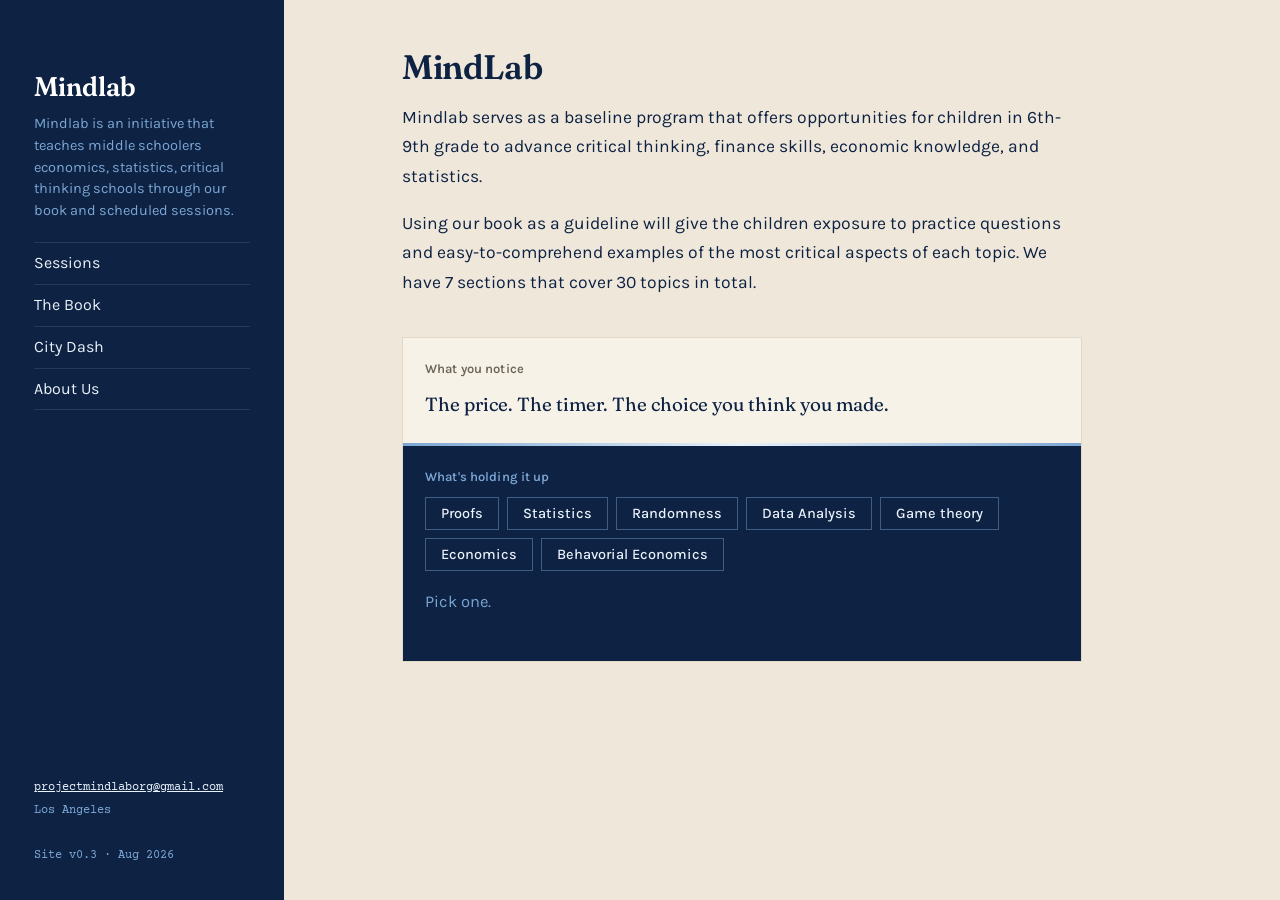
<file: index.html>
<!DOCTYPE html>
<html lang="en">
<head>
<meta charset="utf-8">
<meta name="viewport" content="width=device-width, initial-scale=1">
<title> Mindlab</title>
<link rel="icon" href="/favicon.svg" type="image/svg+xml">
<link rel="apple-touch-icon" href="/apple-touch-icon.png">
<link rel="preconnect" href="https://fonts.googleapis.com">
<link rel="preconnect" href="https://fonts.gstatic.com" crossorigin>
<link href="https://fonts.googleapis.com/css2?family=Fraunces:ital,SOFT,WONK,opsz,wght@0,0..100,0..1,9..144,400..700;1,0..100,0..1,9..144,400..700&family=Karla:wght@400;500;600&family=Courier+Prime:ital,wght@0,400;0,700;1,400&display=swap" rel="stylesheet">
<style>
:root{
  --cream:#EFE7DA;
  --cream-lt:#F7F2E8;
  --cream-dk:#E2D8C7;
  --navy:#0E2243;
  --navy-lt:#1B3A63;
  --blue:#2E5F9E;
  --blue-mid:#4A7CB8;
  --blue-pale:#7BA6D4;
  --ice:#EAF2FA;
  --ochre:#1B4A8A;
  --mid:#6B6353;
  --disp:"Fraunces",Georgia,serif;
  --ui:"Karla",-apple-system,sans-serif;
  --tw:"Courier Prime","Courier New",monospace;
}
*{box-sizing:border-box}
@media (prefers-reduced-motion:reduce){*{transition:none!important}}
body{
  margin:0;background:var(--cream);color:var(--navy);
  font-family:var(--ui);font-size:17.5px;line-height:1.68;-webkit-font-smoothing:antialiased
}
h1,h2,h3{
  font-family:var(--disp);font-weight:600;line-height:1.14;letter-spacing:-.012em;margin:0 0 16px;
  font-variation-settings:'SOFT' 40,'WONK' 1,'opsz' 40
}
h1{font-size:34px}
h2{font-size:26px}
h3{font-size:20px;font-weight:600}
p{margin:0 0 18px}
a{color:var(--blue)}
.mid{color:var(--mid)}
strong{font-weight:600}

/* ---- shell ---- */
.shell{display:grid;grid-template-columns:284px 1fr;min-height:100vh}
aside{
  background:var(--navy);color:var(--ice);
  padding:44px 34px 32px;display:flex;flex-direction:column;
  position:sticky;top:0;align-self:start;height:100vh
}
aside .name{
  font-family:var(--disp);font-size:27px;font-weight:600;line-height:1.06;margin:0 0 12px;
  font-variation-settings:'SOFT' 60,'WONK' 1,'opsz' 60
}
aside .name a{color:#fff;text-decoration:none}
aside .tag{font-size:14.5px;color:var(--blue-pale);line-height:1.5;margin:0 0 20px}
aside .status{font-family:var(--tw);font-size:12.5px;line-height:1.85;color:#fff;margin:0 0 30px;
  border-left:2px solid var(--blue-mid);padding-left:12px}
aside nav{display:flex;flex-direction:column;gap:0}
aside nav a{
  font-size:16px;color:var(--ice);text-decoration:none;padding:7px 0;
  border-bottom:1px solid rgba(123,166,212,.18)
}
aside nav a:first-child{border-top:1px solid rgba(123,166,212,.18)}
aside nav a:hover{color:var(--blue-pale)}
aside nav a.on{color:#fff;font-weight:600}
aside nav a.on::before{content:"→ ";color:var(--blue-pale)}
aside .foot{margin-top:auto;font-family:var(--tw);font-size:12px;line-height:1.9;color:var(--blue-pale);padding-top:24px}
aside .foot a{color:var(--ice)}
main{padding:48px 56px 110px;min-width:0}
.page.on{max-width:760px;margin:0 auto}
@media(max-width:900px){
  .shell{display:block}
  .page.on{max-width:none}
  aside{position:static;height:auto;padding:26px 24px 22px}
  aside nav{flex-direction:row;flex-wrap:wrap;gap:0 18px}
  aside nav a{border:none;padding:4px 0}
  aside nav a:first-child{border-top:none}
  aside nav a.on::before{content:""}
  aside .tag{margin-bottom:16px}
  aside .foot{display:none}
  main{padding:28px 24px 80px}
}
.col{max-width:680px}
.page{display:none}.page.on{display:block}


/* ---- the annotated listing ---- */
.listing{display:grid;grid-template-columns:330px 1fr;gap:36px;align-items:start;margin:0 0 42px}
@media(max-width:760px){.listing{grid-template-columns:1fr;gap:24px}}
.card{
  background:#fff;border:1px solid #DAD3C6;padding:0;font-family:var(--ui);
  color:#20242B;box-shadow:0 1px 0 #E6DFD2
}
.card .shot{background:#EDEFF2;height:132px;display:flex;align-items:center;justify-content:center}
.card .body{padding:15px 16px 17px}
.card .brand{font-size:11.5px;color:#8A8F98;letter-spacing:.02em}
.card .title{font-size:15.5px;font-weight:600;line-height:1.3;margin:2px 0 10px}
.card .prices{display:flex;align-items:baseline;gap:9px;flex-wrap:wrap}
.card .was{font-size:14px;color:#8A8F98;text-decoration:line-through}
.card .now{font-size:25px;font-weight:600;color:#A34A2E;letter-spacing:-.02em}
.card .off{font-size:11.5px;background:#FBE9E3;color:#A34A2E;padding:2px 6px;font-weight:600}
.card .split4{font-size:12.5px;color:#20242B;margin-top:8px}
.card .stock{font-size:12.5px;color:#A34A2E;font-weight:600;margin-top:11px}
.card .clock{font-size:12.5px;color:#20242B;margin-top:5px}
.card .clock b{font-family:var(--tw);font-weight:700}
.card .proof{font-size:12px;color:#6C727C;margin-top:11px;border-top:1px solid #EDEAE3;padding-top:10px}
.card .addon{display:flex;gap:8px;align-items:flex-start;font-size:12.5px;margin-top:10px;color:#20242B}
.card .addon input{width:auto;border:none;padding:0;margin:2px 0 0}
.card .buy{
  width:100%;margin-top:13px;background:#20242B;color:#fff;border:none;border-radius:2px;
  font-size:14px;font-weight:600;padding:10px;cursor:default
}
.card .buy:hover{background:#20242B;color:#fff}
.pin{
  display:inline-flex;align-items:center;justify-content:center;width:17px;height:17px;
  background:var(--blue);color:#fff;font-family:var(--tw);font-size:11px;font-weight:700;
  border-radius:50%;margin-left:6px;vertical-align:middle;flex-shrink:0;transition:background .15s
}
.pin.hot{background:var(--navy);transform:scale(1.18)}
.keylist{margin:0;padding:0;list-style:none;border-top:1px solid var(--cream-dk)}
.keylist li{
  display:grid;grid-template-columns:22px 1fr;gap:12px;padding:9px 0;
  border-bottom:1px solid var(--cream-dk);cursor:default
}
.keylist li:hover{background:rgba(46,95,158,.06)}
.keylist .k{font-family:var(--tw);font-size:12.5px;font-weight:700;color:var(--blue);padding-top:3px}
.keylist strong{display:block;font-size:16px;font-weight:600}
.keylist span{display:block;font-size:14.5px;color:var(--mid);line-height:1.45}
.listing .cap{font-size:15px;color:var(--mid);margin:14px 0 0}

/* ---- waterline strip ---- */
.berg{margin:40px 0 8px;border:1px solid var(--cream-dk)}
.berg .above{background:var(--cream-lt);padding:20px 22px 22px}
.berg .below{background:var(--navy);color:var(--ice);padding:20px 22px 24px}
.berg .waterline{height:3px;background:linear-gradient(90deg,#7BA6D4,#EAF2FA,#7BA6D4)}
.wl-lab{font-family:var(--ui);font-size:13px;font-weight:600;letter-spacing:.01em;
  color:var(--mid);display:block;margin-bottom:9px}
.berg .below .wl-lab{color:var(--blue-pale)}
.wl-line{font-family:var(--disp);font-size:19px;margin:0;
  font-variation-settings:'SOFT' 40,'WONK' 1,'opsz' 30}
.subjects{display:flex;flex-wrap:wrap;gap:8px;margin-bottom:14px}
.subjects button{
  font-family:var(--ui);font-size:14.5px;font-weight:500;letter-spacing:0;padding:7px 15px;border-radius:0;
  border:1px solid rgba(123,166,212,.45);background:transparent;color:var(--ice)
}
.subjects button:hover,.subjects button.on{background:var(--ice);color:var(--navy);border-color:var(--ice)}
.wl-out{font-family:var(--ui);font-size:16.5px;color:#fff;margin:0;min-height:3.2em;
  line-height:1.5;max-width:52ch;list-style:none;padding:0}
.wl-out li{padding:5px 0 5px 18px;position:relative;border-top:1px solid rgba(123,166,212,.22)}
.wl-out li:first-child{border-top:0}
.wl-out li::before{content:'';position:absolute;left:0;top:1.05em;
  width:9px;height:1px;background:var(--blue-pale)}
.wl-out li.wl-hint{padding-left:0;border-top:0;color:var(--blue-pale)}
.wl-out li.wl-hint::before{display:none}

/* ---- the question ---- */

.kick{font-family:var(--tw);font-size:13px;color:var(--mid);margin:0 0 14px}
.step.on{display:block}

.q b{color:var(--blue);font-weight:700;white-space:nowrap}
button{
  font-family:var(--ui);font-size:16px;font-weight:500;padding:8px 20px;
  border:1.5px solid var(--navy);background:transparent;color:var(--navy);cursor:pointer;border-radius:3px
}
button:hover{background:var(--navy);color:var(--cream)}
button:focus-visible{outline:2px solid var(--ochre);outline-offset:2px}
.go{background:var(--navy);color:var(--cream)}
.go:hover{background:var(--blue);border-color:var(--blue)}
.row{display:flex;gap:10px;flex-wrap:wrap;align-items:center}
input[type=number],input[type=text]{
  font-family:var(--tw);font-size:17px;padding:8px 11px;width:115px;
  border:1.5px solid var(--navy);background:#fff;color:var(--navy);border-radius:3px
}
input:focus-visible{outline:2px solid var(--ochre);outline-offset:1px}













.sm{font-size:16px;color:var(--mid)}

/* ---- navy slab ---- */
.slab{background:var(--navy);color:var(--ice);padding:30px 32px;margin:38px 0}
.slab h2,.slab h3{color:#fff}
.slab p{margin:0}
.slab p+p{margin-top:14px}
.slab a{color:var(--blue-pale)}
.pull{
  font-family:var(--disp);font-size:22px;line-height:1.4;font-weight:400;color:#fff;
  font-variation-settings:'SOFT' 60,'WONK' 1,'opsz' 30
}

/* ---- log ---- */
/* About: the people. Photo-led cards, three across. */
#p-about.page.on{max-width:1180px}
#p-about .col{max-width:none}
#p-about .col > h1,#p-about .col > h2,#p-about .col > p,
#p-about .col > .slab{max-width:680px}
.folk{display:grid;grid-template-columns:repeat(3,1fr);gap:26px;margin:28px 0 44px;align-items:stretch}
.person{display:flex;flex-direction:column;background:var(--cream-lt);
  border:1px solid var(--cream-dk);border-top:3px solid var(--accent)}
.person .ph{width:100%;aspect-ratio:3/2;object-fit:cover;object-position:center top;
  display:block;background:var(--cream-dk);border-bottom:1px solid var(--cream-dk)}
.person .bd{padding:20px 22px 22px;display:flex;flex-direction:column;flex:1}
.person .nm{font-family:var(--disp);font-style:italic;font-size:25px;font-weight:600;
  display:block;line-height:1.14;font-variation-settings:'SOFT' 30,'WONK' 1,'opsz' 40}
.person .role{font-family:var(--ui);font-size:11.5px;font-weight:700;letter-spacing:.11em;
  text-transform:uppercase;color:var(--accent);display:block;margin:9px 0 3px;line-height:1.45}
.person .sch{font-family:var(--ui);font-size:13px;color:var(--mid);display:block;margin-bottom:14px}
.person .bio{font-size:15px;line-height:1.62;color:var(--mid);margin:0 0 18px}
.person .picks{border-top:1px solid var(--cream-dk);padding-top:12px;margin-top:auto}
.person .pick{font-family:var(--tw);font-size:12.5px;line-height:1.5;margin:0 0 5px;
  display:grid;grid-template-columns:118px 1fr;gap:6px;color:var(--navy)}
.person .pick b{font-weight:400;color:var(--mid)}
@media(max-width:980px){.folk{grid-template-columns:1fr;gap:30px;max-width:560px}
  #p-about.page.on{max-width:none}
  .person .ph{aspect-ratio:4/3}}

/* ---- log ---- */
.log{margin-top:44px;border-top:2px solid var(--navy)}
.log ul{margin:0;padding:0}
.log li{
  display:grid;grid-template-columns:100px 1fr;gap:18px;padding:13px 0;
  border-bottom:1px solid var(--cream-dk);list-style:none;font-size:17px
}
.log .d{font-family:var(--tw);font-size:13px;color:var(--blue);padding-top:4px}
@media(max-width:560px){.log li{grid-template-columns:1fr;gap:2px}}

/* ---- book ---- */
.bk{display:grid;grid-template-columns:230px 1fr;gap:44px;align-items:start}
@media(max-width:760px){.bk{grid-template-columns:1fr;gap:26px}.bk .cov{max-width:210px}}
.cov{line-height:0}
.cov img{width:100%;display:block;border:1px solid var(--cream-dk)}
.meta{font-family:var(--tw);font-size:12.5px;color:var(--mid);line-height:2;margin-top:18px}
.contents{margin-top:16px}
.contents ul{margin:0;padding:0}
.contents li{
  display:grid;grid-template-columns:44px 1fr;gap:14px;padding:13px 0;
  border-bottom:1px solid var(--cream-dk);list-style:none;font-size:18px
}
.contents li:first-child{border-top:1px solid var(--cream-dk)}
.contents .n{font-family:var(--tw);font-size:13px;color:var(--blue);padding-top:5px}
.contents .s{color:var(--mid);font-size:15.5px;display:block;line-height:1.5}

/* ---- data lab ---- */
.dl-title{font-family:var(--disp);font-size:22px;font-weight:600;margin:0 0 6px;
  font-variation-settings:'SOFT' 40,'WONK' 1,'opsz' 30}
.dl-intro{font-size:16px;color:var(--mid);max-width:52ch;margin:0 0 26px}

#p-data.page.on,#p-run.page.on{max-width:none}
.gameframe{display:block;width:100%;height:calc(100vh - 128px);min-height:660px;
  border:1px solid var(--cream-dk);background:#0a172a}
@media(max-width:900px){.gameframe{height:calc(100vh - 96px);min-height:600px}}
.groups{display:grid;grid-template-columns:1fr 1fr;gap:20px}
@media(max-width:700px){.groups{grid-template-columns:1fr}}
.grp{border:1px solid var(--cream-dk);background:var(--cream-lt);padding:14px 16px 12px}
.grp.sel{border-color:var(--navy);border-width:2px;padding:13px 15px 11px}
.grp .gh{display:flex;justify-content:space-between;align-items:baseline;gap:10px;margin-bottom:2px}
.grp .gn{font-family:var(--tw);font-size:13px;font-weight:700;color:var(--navy);text-transform:uppercase;
  letter-spacing:.03em;cursor:pointer}
.grp .gc{font-family:var(--tw);font-size:12px;color:var(--mid)}
.grp svg{width:100%;height:118px;display:block;margin:8px 0 6px}
.grp .gs{font-family:var(--tw);font-size:13px;color:var(--mid);line-height:1.7}
.grp .gs b{color:var(--navy);font-weight:700}
.grp .ed{font-family:var(--tw);font-size:11.5px;padding:1px 7px;margin-left:6px;
  border:1px solid var(--cream-dk);background:#fff;color:var(--blue);border-radius:0}
.grp .ed:hover{background:var(--navy);color:#fff;border-color:var(--navy)}
.gedit textarea{width:100%;min-height:104px;font-family:var(--tw);font-size:13px;padding:9px;
  border:1px solid var(--navy);background:#fff;color:var(--navy);line-height:1.7;margin:8px 0 0}
.erow{display:flex;gap:8px;align-items:center;margin-top:8px}
.erow button{font-size:13px;padding:5px 13px}
.ehint{font-family:var(--tw);font-size:11.5px;color:var(--mid)}

.verdictbox{border-top:3px solid var(--navy);margin:26px 0 0;padding:18px 0 22px}
.vnum{font-family:var(--disp);font-size:clamp(44px,8vw,72px);font-weight:600;line-height:.95;
  letter-spacing:-.035em;color:var(--navy);font-variation-settings:'SOFT' 40,'WONK' 1,'opsz' 100}
.vlab{font-family:var(--tw);font-size:12.5px;text-transform:uppercase;letter-spacing:.08em;color:var(--mid);margin:0 0 6px}
.vsay{font-size:18.5px;margin:10px 0 0;max-width:48ch;line-height:1.5}
.vsay b{font-weight:600}
.vwarn{font-family:var(--tw);font-size:12.5px;color:var(--mid);margin:12px 0 0}

.term{margin-top:30px;border-top:1px solid var(--cream-dk);padding-top:20px}
.pyhead{display:flex;align-items:center;gap:12px;flex-wrap:wrap}
.pytitle{font-family:var(--disp);font-size:20px;font-weight:600;
  font-variation-settings:'SOFT' 40,'WONK' 1,'opsz' 30}
.pystat{font-family:var(--tw);font-size:12.5px;color:var(--mid)}
.pystat.ok{color:var(--blue);font-weight:700}
.pyboot{font-size:14px;padding:6px 14px;margin-left:auto}
.pyintro{font-size:15.5px;color:var(--mid);max-width:56ch;margin:8px 0 16px}
.snips{display:flex;flex-wrap:wrap;gap:7px;margin-bottom:12px}
.snips button{
  font-family:var(--tw);font-size:12.5px;padding:6px 11px;border:1px solid var(--cream-dk);
  background:var(--cream-lt);color:var(--navy);border-radius:0
}
.snips button:hover{background:var(--navy);color:var(--cream);border-color:var(--navy)}
#pycode{
  width:100%;min-height:112px;font-family:var(--tw);font-size:14.5px;line-height:1.65;
  padding:12px 14px;border:2px solid var(--navy);background:#fff;color:var(--navy);
  resize:vertical;border-radius:0;tab-size:4
}
#pycode:focus-visible{outline:2px solid var(--blue);outline-offset:1px}
.pyrow{display:flex;align-items:center;gap:12px;margin-top:10px}
.pyhint{font-family:var(--tw);font-size:12px;color:var(--mid)}
.console{background:transparent;color:var(--navy);font-family:var(--tw);font-size:13.5px;
  padding:12px 0 0;max-height:340px;overflow:auto;line-height:1.75;white-space:pre;word-break:normal}
.console .cmd{color:var(--blue);font-weight:700;white-space:pre-wrap}
.console .err{color:#8A5A3B;white-space:pre-wrap}
.cin{display:flex;border:2px solid var(--navy);background:#fff}
.cin span{font-family:var(--tw);font-weight:700;padding:11px 3px 11px 14px;color:var(--blue);font-size:16px}
.cin input{border:none;flex:1;width:auto;font-family:var(--tw);font-size:16px;padding:11px 14px 11px 5px;background:#fff;color:var(--navy)}
.cin input:focus{outline:none}
.cmds{font-family:var(--tw);font-size:12px;color:var(--mid);margin:7px 0 0;line-height:1.7}

.addbox{margin-top:30px;border-top:1px solid var(--cream-dk);padding-top:16px}
.addbox label{font-family:var(--tw);font-size:12.5px;text-transform:uppercase;letter-spacing:.06em;color:var(--mid);display:block;margin-bottom:8px}
.addrow{display:flex;gap:10px;align-items:flex-start}
.addrow textarea{flex:1;min-height:52px}
textarea{font-family:var(--tw);font-size:14px;padding:9px 11px;border:1px solid var(--navy);
  background:#fff;color:var(--navy);resize:vertical;border-radius:0;line-height:1.6;width:100%}
.fn{font-family:var(--tw);font-size:12px;color:var(--mid);line-height:1.9;margin-top:26px}
code{font-family:var(--tw);font-size:16px;background:var(--ice);padding:1px 5px}
</style>
</head>
<body>
<div class="shell">

<aside>
  <p class="name"><a href="#/"><br>Mindlab</a></p>
  <p class="tag">Mindlab is an initiative that teaches middle schoolers economics, statistics, critical thinking schools through our book and scheduled sessions.</p>
  <nav>
    <a href="#/sessions" data-n="sessions">Sessions</a>
    <a href="#/book" data-n="book">The Book</a>
    <a href="#/run" data-n="run">City Dash</a>
    <a href="#/about" data-n="about">About Us</a>
  </nav>
  <div class="foot">
    <a href="mailto:projectmindlaborg@gmail.com">projectmindlaborg@gmail.com</a><br>
    Los Angeles<br><br>
    Site v0.3 · Aug 2026
  </div>
</aside>

<main>

<!-- HOME -->
<div class="page on" id="p-home">
  <div class="col">
    <h1>MindLab</h1>

    <p>Mindlab serves as a baseline program that offers opportunities for children in 6th-9th grade to advance critical thinking, finance skills, economic knowledge, and statistics. </p>

    <p>Using our book as a guideline will give the children exposure to practice questions and easy-to-comprehend examples of the most critical aspects of each topic. We have 7 sections that cover 30 topics in total.</p>

    <!-- UPCOMING SESSIONS (self-contained: edit the SESSIONS array in the script below) -->
    <section class="ups" id="ups" aria-labelledby="ups-h" hidden>
      <style>
        .ups{margin:34px 0 40px;font-family:inherit;color:#0E2243}
        .ups h2{margin:0 0 14px}
        .ups-list{list-style:none;margin:0;padding:0;border-top:1px solid #E2D8C7}
        .ups-row{display:flex;align-items:center;gap:20px;padding:18px 0;border-bottom:1px solid #E2D8C7}
        .ups-date{flex:0 0 auto;width:64px;border:1.5px solid #0E2243;background:#F7F2E8;text-align:center;padding:6px 0 7px;line-height:1}
        .ups-mon{display:block;font-family:inherit;font-variant:small-caps;text-transform:lowercase;font-size:15px;letter-spacing:.08em;color:#2E5F9E}
        .ups-day{display:block;font-family:inherit;font-size:30px;font-weight:600;margin-top:3px}
        .ups-body{flex:1 1 auto;min-width:0}
        .ups-title{font-family:inherit;font-size:18px;font-weight:600;margin:0 0 3px;line-height:1.3}
        .ups-meta{font-family:inherit;font-size:14.5px;color:#6B6353;margin:0;line-height:1.5}
        .ups-btn{flex:0 0 auto;display:inline-block;font-family:inherit;font-size:15.5px;font-weight:500;padding:8px 18px;border:1.5px solid #0E2243;border-radius:3px;background:#0E2243;color:#EFE7DA;text-decoration:none;white-space:nowrap}
        .ups-btn:hover{background:#2E5F9E;border-color:#2E5F9E}
        .ups-btn.wait{background:transparent;color:#0E2243}
        .ups-btn.wait:hover{background:#0E2243;color:#EFE7DA}
        .ups-btn:focus-visible{outline:2px solid #2E5F9E;outline-offset:2px}
        @media(max-width:560px){
          .ups-row{flex-wrap:wrap;align-items:flex-start;gap:14px}
          .ups-body{flex-basis:calc(100% - 78px)}
          .ups-btn{width:100%;text-align:center}
        }
      </style>
      <h2 id="ups-h">Upcoming sessions</h2>
      <div class="ups-out"></div>
      <script>
      (function(){
        // Edit this list. date is YYYY-MM-DD. spots: 0 shows "Join waitlist"; leave it out to hide the count.
        // time, note and link are optional. Renders into every .ups-out on the site (home and Sessions).
        var SESSIONS = [
          {date:"2026-11-14", time:"9:00–11:00 AM", title:"Game Theory Workshop", place:"Room 910, Oxford Academy, Cypress", grades:"6–9", link:"https://luma.com/67ldptn0"},
          // {date:"2026-12-04", title:"Why does it cost that?", place:"Room 12, Example Middle School, Los Angeles", grades:"6–7", spots:24, link:"https://tally.so/r/xxxx"},
        ];
        // Where buttons go when a session has no link. With nothing upcoming, the section hides itself.
        var GENERAL_SIGNUP = "mailto:projectmindlaborg@gmail.com?subject=Mindlab%20sign-up";

        var MON = ["Jan","Feb","Mar","Apr","May","Jun","Jul","Aug","Sep","Oct","Nov","Dec"];
        function esc(s){return String(s==null?"":s).replace(/[&<>"']/g,function(c){return {"&":"&amp;","<":"&lt;",">":"&gt;",'"':"&quot;","'":"&#39;"}[c];});}
        function parse(d){var m=/^(\d{4})-(\d{2})-(\d{2})$/.exec(d||"");return m?new Date(+m[1],m[2]-1,+m[3]):null;}
        function btn(href,label,cls){
          var ext=/^https?:/i.test(href);
          return '<a class="ups-btn'+(cls?' '+cls:'')+'" href="'+esc(href)+'"'+(ext?' target="_blank" rel="noopener"':'')+'>'+label+'</a>';
        }

        var today=new Date();today.setHours(0,0,0,0);
        var list=SESSIONS.map(function(s){return {s:s,d:parse(s.date)};})
          .filter(function(x){return x.d&&x.d>=today;})
          .sort(function(a,b){return a.d-b.d;});

        var html="";
        if(list.length){
          html='<ul class="ups-list">'+list.map(function(x){
            var s=x.s, full=Number(s.spots)===0;
            var meta=[s.time, s.place, s.grades?"Grades "+s.grades:"", full?"Full":(s.spots!=null?s.spots+" spots left":"")].filter(Boolean).map(esc).join(" · ");
            return '<li class="ups-row">'+
              '<div class="ups-date" aria-label="'+x.d.toDateString()+'"><span class="ups-mon">'+MON[x.d.getMonth()]+'</span><span class="ups-day">'+x.d.getDate()+'</span></div>'+
              '<div class="ups-body"><p class="ups-title">'+esc(s.title)+'</p><p class="ups-meta">'+meta+'</p>'+(s.note?'<p class="ups-meta">'+esc(s.note)+'</p>':'')+'</div>'+
              btn(s.link||GENERAL_SIGNUP, full?"Join waitlist":"Sign up", full?"wait":"")+
            '</li>';
          }).join("")+'</ul>';
        }
        // The Sessions page sits later in the document, so render once everything is parsed.
        function render(){[].forEach.call(document.querySelectorAll(".ups-out"),function(el){
          el.innerHTML=html;
          var sec=el.closest(".ups"); if(sec) sec.hidden=!html;
        });}
        if(document.readyState==="loading")document.addEventListener("DOMContentLoaded",render);else render();
      })();
      </script>
    </section>

    <div class="berg">
      <div class="above">
        <span class="wl-lab">What you notice</span>
        <p class="wl-line">The price. The timer. The choice you think you made.</p>
      </div>
      <div class="waterline"></div>
      <div class="below">
        <span class="wl-lab">What's holding it up</span>
        <div class="subjects">
          <button data-d="What a proof is; Counterexamples, and the If/Then Errors Everyone Makes; Proof by Contradiction: Why rad2 Can't be a Fraction">Proofs</button>
          <button data-d="Averages and What They Hide; Percent Change, Expected Value">Statistics</button>
          <button data-d="Probability Basics; The Gambler's Fallacy, Streaks, and Clusters; Base Rates">Randomness</button>
          <button data-d="Reading Graphs, and how graphs lie; Rates vs. Raw Counts; Correlations, Causation, and the Third Thing Causing Both; Survivorship Bias; Designing a Fair Experiment">Data Analysis</button>
          <button data-d="Prisoner's Dillema; Repeated Games and Reputation; Tragedy of the Commons">Game theory</button>
          <button data-d="Scarcity and Oppurtunity Cost; Supply and Demand; Incentives that Backfire; Interest and Compounding, Both Directions">Economics</button>
          <button data-d="Fast and Slow Thinking; Anchoring; Framing and Defaults; Present Bias; Social Proof, Scarcity, and Urgency; Loot Boxes and Gambling Apps; Buy-Now-Pay-Later and Infinite Scroll; Loss Aversion and Sunk Cost; How we Know Any of This, and What to do About it">Behavorial Economics</button>
        </div>

        <ul class="wl-out" id="wl-out"><li class="wl-hint">Pick one.</li></ul>
      </div>
    </div>

  </div>
</div>

<!-- SESSIONS -->
<div class="page" id="p-sessions">
  <div class="col">
    <h1>Sessions</h1>
    <p>Mindlab sessions are designed to transform complex academic concepts into engaging, interactive learning experiences for students in grades 6–9. Using the Mindlab book as a foundation and guide, we introduce each topic in a way that is accessible, relatable, and enjoyable for students.
</p>
    <p>Rather than relying on traditional lectures, our sessions will prioritize active participation. Concepts from the book will be reinforced through interactive discussions, hands-on activities, games, experiments, challenges, and real-world scenarios. Students will have opportunities to ask questions, work collaboratively, test ideas, and apply what they learn beyond the page.
</p>
    <p>Our goal is to make each session both educational and memorable by presenting challenging concepts in a way that feels approachable and fun. By combining the structured content of the book with creative and engaging activities, Mindlab aims to create an environment where students are encouraged to think critically, explore new ideas, and actively participate in their own learning.</p>

    <section class="ups" aria-labelledby="ups-h2" hidden>
      <h2 id="ups-h2">Upcoming sessions</h2>
      <div class="ups-out"></div>
    </section>

    <!-- PAST SESSIONS. Photos live in /img/session-N/. -->
    <section class="past" aria-labelledby="past-h">
      <h2 id="past-h">Past sessions</h2>

      <article class="sess">
        <header class="sess-hd">
          <div class="sess-date" aria-label="November 14, 2026"><span>Nov</span><b>14</b></div>
          <div>
            <p class="sess-no">Session 1</p>
            <h3>Game Theory</h3>
            <p class="sess-meta">Room 910, Oxford Academy, Cypress · Grades 6–9</p>
          </div>
        </header>

        <p>Our first session. Two hours on one question: what should you do when the best choice depends on what everyone else chooses? We started with the vocabulary (players, choices, payoffs), then spent most of the morning playing the games ourselves and talking through what happened.</p>

        <div class="plates one">
          <figure class="plate ">
            <a href="/img/session-1/presenting.jpg" target="_blank" rel="noopener"><img src="/img/session-1/presenting.jpg" alt="Three students at the front of the room presenting the dilemma they designed, with the example slide projected behind them" loading="lazy" width="1040" height="780"></a>
            <figcaption>Presenting a dilemma</figcaption>
          </figure>
        </div>
        <div class="plates">
          <figure class="plate p">
            <a href="/img/session-1/students.jpg" target="_blank" rel="noopener"><img src="/img/session-1/students.jpg" alt="Students at their desks in Room 910, one giving a thumbs up" loading="lazy" width="1050" height="1400"></a>
            <figcaption>Front row</figcaption>
          </figure>
          <figure class="plate p drop">
            <a href="/img/session-1/groupwork.jpg" target="_blank" rel="noopener"><img src="/img/session-1/groupwork.jpg" alt="Three students at a table drafting a dilemma on a sheet of paper" loading="lazy" width="855" height="1140"></a>
            <figcaption>Group work</figcaption>
          </figure>
        </div>
        <div class="plates even">
          <figure class="plate l">
            <a href="/img/session-1/room.jpg" target="_blank" rel="noopener"><img src="/img/session-1/room.jpg" alt="The classroom during the session, students seated at tables facing a Mindlab instructor" loading="lazy" width="1120" height="747"></a>
            <figcaption>Room 910</figcaption>
          </figure>
          <figure class="plate l">
            <a href="/img/session-1/worksheets.jpg" target="_blank" rel="noopener"><img src="/img/session-1/worksheets.jpg" alt="Handwritten worksheets where students designed their own dilemmas: a split-or-steal coin chest, a last-second basketball pass, a race where a friend falls" loading="lazy" width="1050" height="1400" style="object-position:center 8%"></a>
            <figcaption>Student worksheets</figcaption>
          </figure>
        </div>

      </article>

      <style>
        .past{margin-top:52px}
        .past>h2{margin:0 0 18px}
        .sess{border-top:2px solid var(--navy);padding-top:22px}
        .sess-hd{display:flex;gap:18px;align-items:center;margin-bottom:18px}
        .sess-date{flex:0 0 auto;width:64px;border:1.5px solid var(--navy);background:var(--cream-lt);text-align:center;padding:6px 0 7px;line-height:1}
        .sess-date span{display:block;font-variant:small-caps;text-transform:lowercase;font-size:15px;letter-spacing:.08em;color:var(--blue)}
        .sess-date b{display:block;font-size:30px;font-weight:600;margin-top:3px}
        .sess-no{font-family:var(--tw);font-size:13px;color:var(--blue);margin:0 0 2px}
        .sess-hd h3{font-size:30px;margin:0;line-height:1.1}
        .sess-meta{font-family:var(--ui);font-size:14.5px;color:var(--mid);margin:5px 0 0}
        .plates{display:grid;grid-template-columns:1.25fr 1fr;gap:18px;margin:18px 0 0;align-items:start}
        .plates.one{grid-template-columns:1fr;margin-top:28px}
        .plates.even{grid-template-columns:1fr 1fr}
        .plate{margin:0}
        .plate a{display:block;border:1px solid var(--cream-dk);background:var(--cream-lt);padding:8px}
        .plate img{display:block;width:100%;height:auto;filter:saturate(.88)}
        .plate.p img{aspect-ratio:3/4;object-fit:cover}
        .plate.l img{aspect-ratio:3/2;object-fit:cover}
        .plate a:hover img{filter:none}
        .plate a:focus-visible{outline:2px solid var(--ochre);outline-offset:2px}
        .plate figcaption{font-family:var(--tw);font-size:12.5px;line-height:1.5;color:var(--mid);margin-top:9px}
        .plate.drop{margin-top:46px}
        @media(max-width:620px){
          .plates,.plates.even{grid-template-columns:1fr}
          .plate.drop{margin-top:0}
          .sess-hd h3{font-size:26px}
          }
      </style>
    </section>
  </div>
</div>

<!-- BOOK -->
<div class="page" id="p-book">
  <div class="bk">
    <div class="cov"><img src="[data-uri]" alt="Beneath The Choice — cover"></div>
    <div class="col">
      <h1 style="margin-bottom:4px">Beneath The Choice</h1>
      <p class="mid" style="margin-bottom:24px">In progress.</p>
      <p>Mindlab is designed to provide students in grades 6–9 with opportunities to strengthen their critical thinking, financial literacy, economic knowledge, and statistical skills.
</p>
      <p>The program's book serves as a foundational resource for both volunteers and students. Using clear, easy-to-understand explanations, practical examples, and practice questions, it introduces students to essential concepts in an engaging and accessible way.</p>
      <p>The book is organized into seven sections covering a total of 30 topics. Students explore topics such as evidence, statistics, probability, decision-making, and cognitive biases while developing the skills needed to evaluate information and make informed decisions. Activities and experiments throughout the book encourage students to apply what they learn in real-world situations.
</p>
      <p>Mindlab's curriculum is designed not only to introduce important concepts but also to help students understand how these ideas influence everyday decisions. By using the book as a guide, volunteers can provide students with a structured and interactive learning experience that builds practical knowledge and critical thinking skills.
</p>
      <div class="row" style="margin-top:26px">
        <button class="go" onclick="alert('Hook this up to a real form. Tally or Google Forms both work with no backend.')">Get the first chapter</button>
      </div>
      <p class="meta">57 chapters · 7 parts · ~65,000 words<br>First draft: September 2026</p>
    </div>
  </div>

  <div class="col contents">
    <h3 style="margin-top:44px">The seven parts</h3>
    <ul>
      <li><span class="n">I</span><span>Proofs<span class="s">How we know something is true, not just probably true</span></span></li>
      <li><span class="n">II</span><span>Statistics<span class="s">Summarizing a pile of numbers without lying with them</span></span></li>
      <li><span class="n">III</span><span>Randomness<span class="s">What chance actually looks like up close</span></span></li>
      <li><span class="n">IV</span><span>Data analysis<span class="s">Reading evidence, and making your own</span></span></li>
      <li><span class="n">V</span><span>Game theory<span class="s">Deciding when other people are deciding too</span></span></li>
      <li><span class="n">VI</span><span>Economics<span class="s">Why things cost what they cost</span></span></li>
      <li><span class="n">VII</span><span>Behavioral economics<span class="s">Where the theory meets the actual human</span></span></li>
    </ul>
  </div>
</div>

<!-- CITY DASH -->
<div class="page" id="p-run">
  <iframe class="gameframe" src="runner/index.html" title="City Dash" loading="lazy"></iframe>
</div>

<!-- ABOUT -->
<div class="page" id="p-about">
  <div class="col">
    <h1>About Us</h1>

    <!-- Photos: swap <div class="ph"></div> for
         <img class="ph" src="photos/name.jpg" alt="">
         Fill the em-dash after philosopher / mathematician with each pick. -->
    <div class="folk">
      <div class="person" style="--accent:var(--blue)">
        <div class="ph"></div><!-- <img class="ph" src="photos/shreya.jpg" alt=""> -->
        <div class="bd">
          <span class="nm">Shreya L.</span>
          <span class="role">Co-Founder</span>
          <span class="sch">Junior at Kennedy High School</span>
          <p class="bio">Hey! I’m Shreya, a junior at Kennedy High School and a co-founder of MindLab. I’m interested in the space where math, economics, and human behavior meet: why people make the decisions they do, how we judge risk, and how easily numbers can influence what we believe. I started thinking more about these topics after realizing that statistics and probability are often taught as formulas, even though they are factored in constantly when making choices in real life. That very idea became the foundation for MindLab and the book I co-wrote, <em>Beneath the Choice</em>. We built it around questions that go beyond simply getting the right answer, like how economic incentives shape the choices people make. My hope is that middle and early high-school students come away more willing to question information, trust their own reasoning, and see math as a tool for understanding the world rather than just a class to get through. In my free time, I’m usually reading, looking for a new coffee shop, or going on a hike.</p>
          <div class="picks">
            <p class="pick"><b>philosopher</b>Machiavelli</p>
            <p class="pick"><b>mathematician</b>Ramanujan</p>
          </div>
        </div>
      </div>
      <div class="person" style="--accent:var(--ochre)">
        <div class="ph"></div><!-- <img class="ph" src="photos/poojitha.jpg" alt=""> -->
        <div class="bd">
          <span class="nm">Poojitha K.</span>
          <span class="role">Co-Founder</span>
          <span class="sch">Junior at Troy High School</span>
          <p class="bio">Hey! I’m Poojitha, a junior at Troy High School and a co-founder of MindLab. I’ve always liked the creative side of computer science and math, especially being able to turn an idea into something people can actually use. I build websites for clubs at my school, so creating MindLab’s website felt like a natural way to help bring the project to life and make our resources easy for students to find. I also helped work on MindLab’s book, <em>Beneath the Choice</em>, which was a really different kind of project from building the website. It gave me the chance to think about how we could make each topic clear, interactive, and actually enjoyable to work through. Outside of MindLab, I spend my time reading, going on hikes, following racing, and stopping for matcha whenever I can.</p>
          <div class="picks">
            <p class="pick"><b>philosopher</b>Pythagoras</p>
            <p class="pick"><b>mathematician</b>Ada Lovelace</p>
          </div>
        </div>
      </div>
      <div class="person" style="--accent:var(--blue-mid)">
        <div class="ph"></div><!-- <img class="ph" src="photos/sriya.jpg" alt=""> -->
        <div class="bd">
          <span class="nm">Sriya V.</span>
          <span class="role">Co-Founder</span>
          <span class="sch">Junior at Oxford Academy</span>
          <p class="bio">Hey! I’m Sriya, a junior at Oxford Academy and a co-founder of MindLab. I’m interested in psychology and hope to become a pediatrician someday because I genuinely love working with kids. I joined MindLab because I like being part of projects that make learning feel less intimidating and more engaging. Helping create resources for younger students has been especially meaningful to me. I hope they feel comfortable being curious, asking questions, and realizing they are capable of understanding more than they think. Outside of MindLab, I love watching films, reading, journaling, and going on hikes.</p>
          <div class="picks">
            <p class="pick"><b>philosopher</b>Descartes</p>
            <p class="pick"><b>mathematician</b>Hypatia</p>
          </div>
        </div>
      </div>
    </div>
  </div>
</div>

</main>
</div>

<script>

/* listing: live clock + linked highlights */
(function(){
  var t=document.getElementById('tick');
  if(t){var left=3*3600-19;setInterval(function(){
    left--;if(left<0)left=3*3600;
    var h=Math.floor(left/3600),m=Math.floor(left%3600/60),ss=left%60;
    t.textContent=(h<10?'0':'')+h+':'+(m<10?'0':'')+m+':'+(ss<10?'0':'')+ss;
  },1000)}
  function lit(i,on){
    document.querySelectorAll('.pin[data-i="'+i+'"]').forEach(function(e){e.classList.toggle('hot',on)});
  }
  document.querySelectorAll('.keylist li').forEach(function(li){
    var i=li.dataset.i;
    li.addEventListener('mouseenter',function(){lit(i,true)});
    li.addEventListener('mouseleave',function(){lit(i,false)});
  });
  document.querySelectorAll('.pin').forEach(function(pn){
    var i=pn.dataset.i;
    pn.addEventListener('mouseenter',function(){lit(i,true)});
    pn.addEventListener('mouseleave',function(){lit(i,false)});
  });
})();

var PAGES=['home','sessions','book','run','about'];
function route(){
  var h=location.hash.replace('#/','')||'home';
  if(PAGES.indexOf(h)<0)h='home';
  PAGES.forEach(function(p){document.getElementById('p-'+p).classList.toggle('on',p===h)});
  document.querySelectorAll('[data-n]').forEach(function(a){a.classList.toggle('on',a.dataset.n===h)});
  window.scrollTo(0,0);
}
window.addEventListener('hashchange',route);

/* Subject buttons -> chapter list. data-d holds the chapters separated by ';'. */
(function(){
  var out=document.getElementById('wl-out');
  var btns=document.querySelectorAll('.subjects button');
  if(!out||!btns.length) return;
  btns.forEach(function(b){
    b.addEventListener('click',function(){
      btns.forEach(function(x){x.classList.remove('on')});
      b.classList.add('on');
      var chapters=(b.getAttribute('data-d')||'').split(';')
        .map(function(s){return s.trim()}).filter(Boolean);
      out.innerHTML='';
      chapters.forEach(function(c){
        var li=document.createElement('li');
        li.textContent=c;            // textContent, not innerHTML — titles contain apostrophes
        out.appendChild(li);
      });
    });
  });
})();

route();
</script>
</body>
</html>
</file>
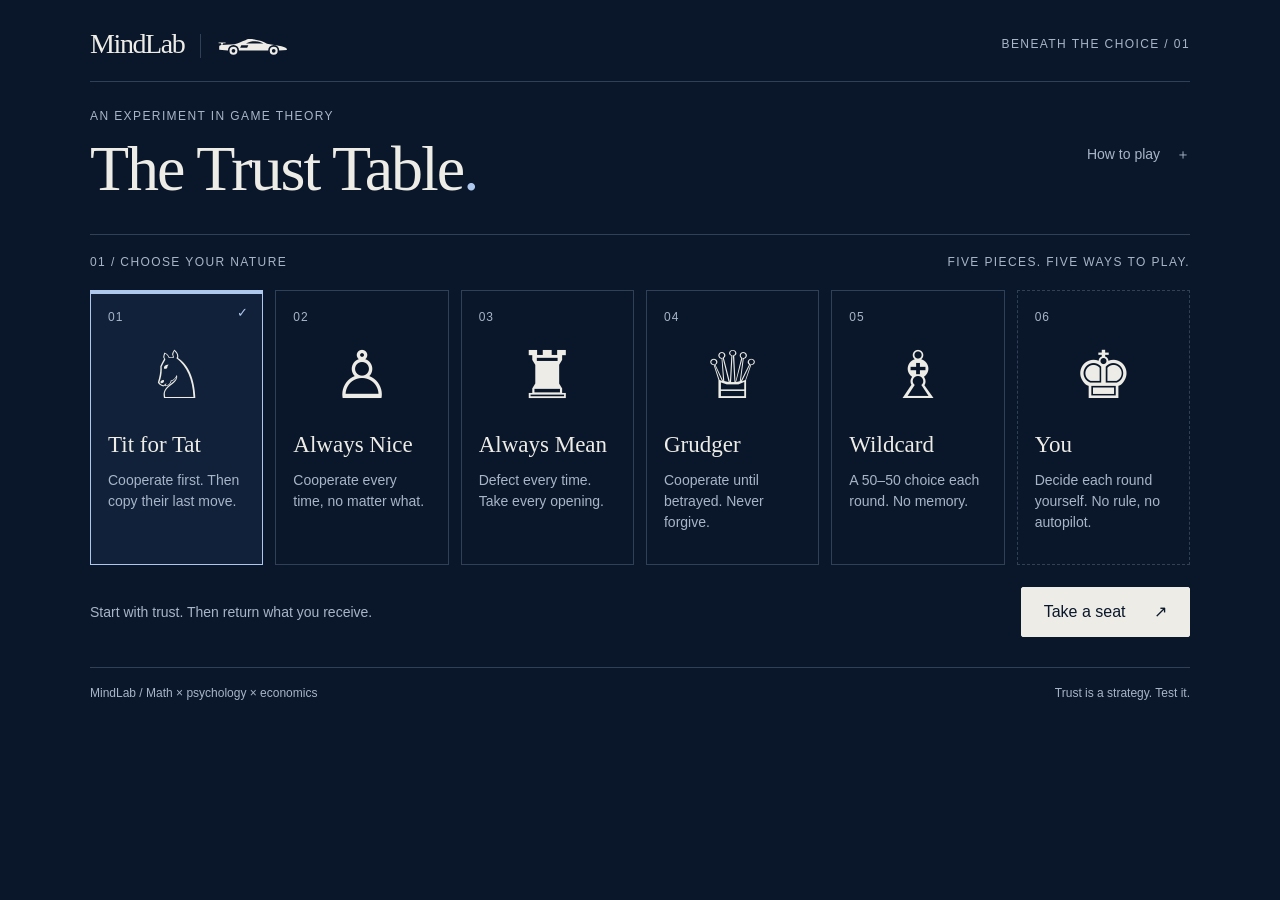
<file: game/index.html>
<!doctype html>
<html lang="en">
<head>
  <meta charset="utf-8"><meta name="viewport" content="width=device-width, initial-scale=1">
  <title>The Trust Table · MindLab</title>
  <meta name="description" content="Five personalities. Twelve encounters. Discover the game theory behind trust at MindLab.">
  <link rel="stylesheet" href="styles.css">
  <script src="engine.js" defer></script><script src="game.js" defer></script>
</head>
<body>
<main class="game">
  <header class="masthead"><a class="brand" href="./" aria-label="MindLab home">MindLab<span class="brand-symbol"><svg viewBox="0 0 120 34" width="70" height="20" fill="currentColor" role="img" aria-label="Pagani hypercar" style="vertical-align:-2px"><path fill-rule="evenodd" d="M2 25V20C2 18 3.5 17 6 16.8L28 15.6C35 15.2 40 11 47 9L50 7.2C54 6.6 58 6.8 62 7.6C71 8.6 78 11.5 84 15L104 18.2C111 19.3 116 21 118 23.5V25.6L105 26.5A9.5 9.5 0 0 0 86 26.5H36A9.5 9.5 0 0 0 17 26.5ZM48 14.3C53 11.3 58 10.3 64 10.4C70 10.6 74 12 78 14.5ZM40 17.6L52 17.3L50 21.5H38Z"/><path d="M1 12.5H13V14H9L8 16.6H5.5L5 14H1Z"/><path fill-rule="evenodd" d="M95.5 20.2a6.8 6.8 0 1 1 0 13.6a6.8 6.8 0 1 1 0-13.6ZM95.5 23.8a3.2 3.2 0 1 0 0 6.4a3.2 3.2 0 1 0 0-6.4ZM26.5 20.2a6.8 6.8 0 1 1 0 13.6a6.8 6.8 0 1 1 0-13.6ZM26.5 23.8a3.2 3.2 0 1 0 0 6.4a3.2 3.2 0 1 0 0-6.4Z"/></svg></span></a><span class="eyebrow">Beneath the choice / 01</span></header>
  <section class="heading"><div><p class="eyebrow">An experiment in game theory</p><h1>The Trust Table<span>.</span></h1></div><button class="text-button" id="rules-toggle" aria-expanded="false" aria-controls="rules">How to play <span aria-hidden="true">＋</span></button></section>
  <section class="rules" id="rules" hidden><h2>Not chess. A game of choices.</h2><p>Two students share a project. Each round, both secretly choose to <strong>cooperate</strong> (contribute) or <strong>defect</strong> (take advantage). Your piece follows the strategy you choose. Both moves are decided before either is revealed.</p><div class="payoffs"><div><span>Both cooperate</span><strong>3 / 3</strong></div><div><span>You defect, they cooperate</span><strong>5 / 0</strong></div><div><span>You cooperate, they defect</span><strong>0 / 5</strong></div><div><span>Both defect</span><strong>1 / 1</strong></div></div><p class="small">Scores are you / opponent. This simplified model is the repeated Prisoner’s Dilemma. Pieces are personalities, not chess moves. No strategy always wins.</p></section>
  <section id="selection"><div class="section-label"><span>01 / Choose your nature</span><span>Five pieces. Five ways to play.</span></div><div id="strategies" class="strategies" role="group" aria-label="Choose your strategy"></div><div class="start-row"><p id="selection-note">Start with trust. Then return what you receive.</p><button class="primary" id="start">Take a seat <span aria-hidden="true">↗</span></button></div></section>
  <section id="match" hidden aria-label="Game table">
    <div class="section-label"><span id="match-label">02 / At the table</span><span id="round-label">Round 00 / 12</span></div>
    <div class="arena">
      <div class="player"><span class="eyebrow">Your piece</span><h2 id="your-name">Tit for Tat</h2><div class="piece large" id="your-piece" aria-hidden="true">♘</div><span class="move" id="your-move">Ready</span><div class="score"><strong id="your-score">0</strong><span>points</span></div></div>
      <div class="table-center"><span class="eyebrow">The exchange</span><div class="exchange" id="exchange" aria-hidden="true">⇄</div><p id="round-story">A stranger takes the other seat.<br>What happens when your rules meet theirs?</p><span class="small" id="gains">12 rounds · simultaneous choices</span></div>
      <div class="player opponent"><span class="eyebrow">Across the table</span><h2 id="opponent-name">Unknown</h2><div class="piece large" id="opponent-piece" aria-hidden="true">♟</div><span class="move" id="opponent-move">Ready</span><div class="score"><strong id="opponent-score">0</strong><span>points</span></div></div>
    </div>
    <div class="history" aria-label="Round history"><span class="eyebrow">The record</span><div id="history" class="rounds"></div><div class="legend"><span><i class="coop"></i> Cooperate</span><span><i class="defect"></i> Defect</span><span>Top: you · Bottom: opponent</span></div></div>
    <div class="choice-row" id="choice-row" hidden><span class="eyebrow">Your move — chosen before you see theirs</span><div><button class="secondary choice" id="choose-c">Cooperate</button><button class="secondary choice" id="choose-d">Defect</button></div></div>
    <div class="match-controls"><button class="text-button" id="reset">Change piece</button><div><button class="secondary" id="auto">Auto-play</button><button class="primary" id="step">Play a round <span aria-hidden="true">→</span></button></div></div>
    <p class="sr-only" id="announcement" role="status" aria-live="polite"></p>
  </section>
  <section id="results" hidden tabindex="-1"><div class="section-label"><span>03 / Beneath the outcome</span><span id="result-label"></span></div><div class="result-grid"><div><p class="eyebrow" id="reveal-label"></p><h2 id="result-title"></h2><p id="lesson"></p><p class="small" id="math-note"></p><p class="reveal-rule" id="your-rule" hidden></p></div><div class="counterfactual"><label for="alternative">What if you had chosen…</label><div class="compare-row"><select id="alternative"></select><button id="compare" class="secondary">Compare</button></div><p id="comparison">Replay the same opponent with a different rule.</p><p class="small">Same opponent and random sequence. A reactive opponent responds to your new choices.</p></div></div><button class="primary" id="again">Meet someone new <span aria-hidden="true">↗</span></button></section>
  <footer><span>MindLab / Math × psychology × economics</span><span>Trust is a strategy. Test it.</span></footer>
</main>
<noscript>This game needs JavaScript enabled to run.</noscript>
</body></html>
</file>
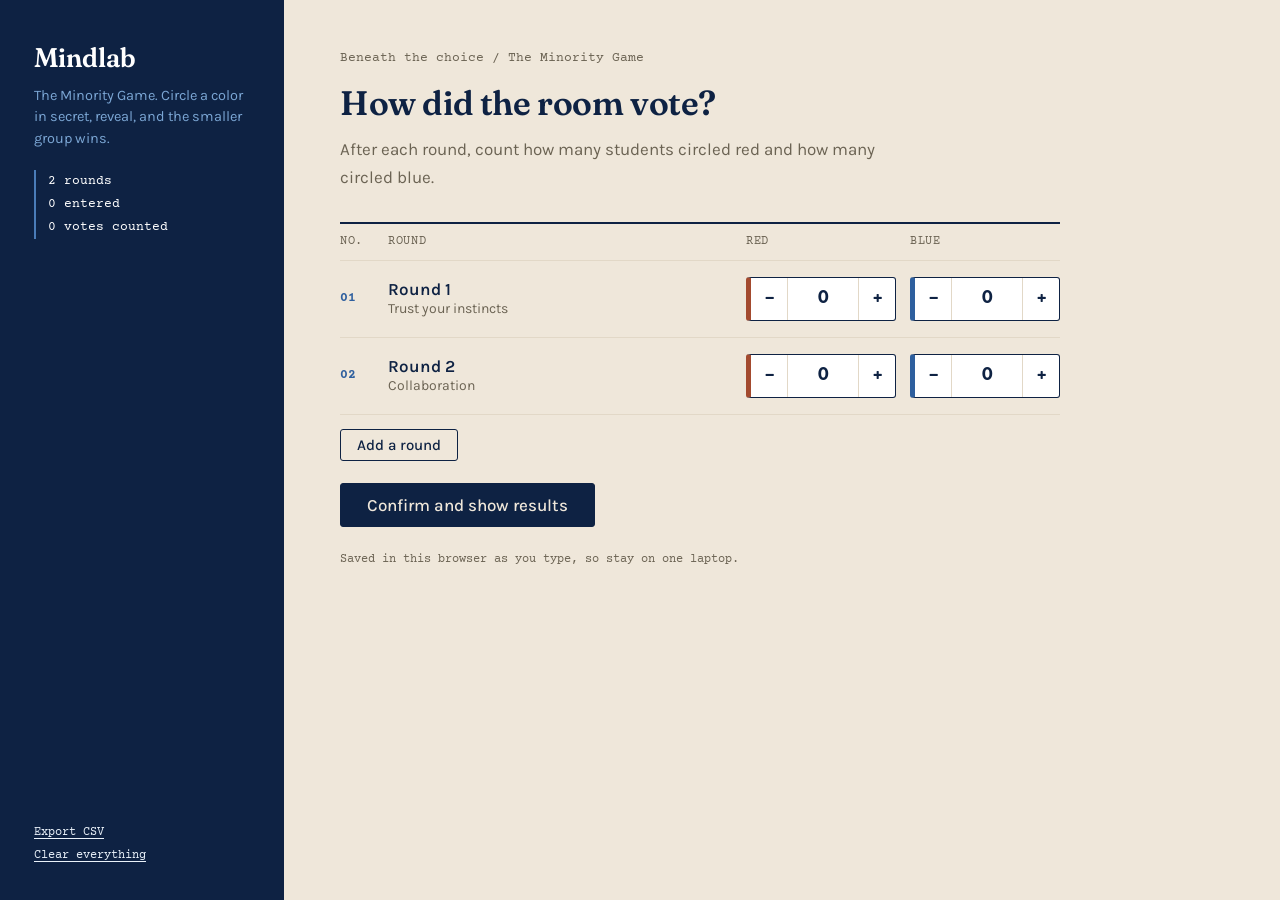
<file: minority-game-a41afd3a8b/index.html>
<!DOCTYPE html>
<html lang="en">
<head>
<meta charset="utf-8">
<meta name="robots" content="noindex, nofollow">
<meta name="viewport" content="width=device-width, initial-scale=1">
<title>Minority Game · Mindlab</title>
<link rel="icon" href="/favicon.svg" type="image/svg+xml">
<link rel="preconnect" href="https://fonts.googleapis.com">
<link rel="preconnect" href="https://fonts.gstatic.com" crossorigin>
<link href="https://fonts.googleapis.com/css2?family=Fraunces:ital,SOFT,WONK,opsz,wght@0,0..100,0..1,9..144,400..700;1,0..100,0..1,9..144,400..700&family=Karla:wght@400;500;600&family=Courier+Prime:ital,wght@0,400;0,700;1,400&display=swap" rel="stylesheet">
<style>
/* Tokens and base copied from the main site so this page reads as part of it. */
:root{
  --cream:#EFE7DA;--cream-lt:#F7F2E8;--cream-dk:#E2D8C7;
  --navy:#0E2243;--blue:#2E5F9E;--blue-mid:#4A7CB8;--blue-pale:#7BA6D4;--ice:#EAF2FA;
  --ochre:#1B4A8A;--mid:#6B6353;--red:#A34A2E;
  --disp:"Fraunces",Georgia,serif;--ui:"Karla",-apple-system,sans-serif;--tw:"Courier Prime","Courier New",monospace;
}
*{box-sizing:border-box}
body{margin:0;background:var(--cream);color:var(--navy);font-family:var(--ui);font-size:17.5px;line-height:1.68;-webkit-font-smoothing:antialiased}
h1,h2{font-family:var(--disp);font-weight:600;line-height:1.14;letter-spacing:-.012em;margin:0 0 16px;font-variation-settings:'SOFT' 40,'WONK' 1,'opsz' 40}
h1{font-size:34px}
p{margin:0 0 18px}
button{font-family:var(--ui);font-size:16px;font-weight:500;padding:8px 20px;border:1.5px solid var(--navy);background:transparent;color:var(--navy);cursor:pointer;border-radius:3px}
button:hover{background:var(--navy);color:var(--cream)}
button:focus-visible,input:focus-visible{outline:2px solid var(--ochre);outline-offset:2px}
.go{background:var(--navy);color:var(--cream)}
.go:hover{background:var(--blue);border-color:var(--blue)}
.kick{font-family:var(--tw);font-size:13px;color:var(--mid);margin:0 0 14px}
.fn{font-family:var(--tw);font-size:12px;color:var(--mid);line-height:1.9;margin-top:22px}
[hidden]{display:none!important}

/* ---- entry screen: the site shell ---- */
.shell{display:grid;grid-template-columns:284px 1fr;min-height:100vh}
aside{background:var(--navy);color:var(--ice);padding:44px 34px 32px;display:flex;flex-direction:column;position:sticky;top:0;align-self:start;height:100vh}
aside .name{font-family:var(--disp);font-size:27px;font-weight:600;line-height:1.06;margin:0 0 12px;font-variation-settings:'SOFT' 60,'WONK' 1,'opsz' 60}
aside .name a{color:#fff;text-decoration:none}
aside .tag{font-size:14.5px;color:var(--blue-pale);line-height:1.5;margin:0 0 20px}
aside .status{font-family:var(--tw);font-size:12.5px;line-height:1.85;color:#fff;margin:0 0 30px;border-left:2px solid var(--blue-mid);padding-left:12px}
aside .foot{margin-top:auto;font-family:var(--tw);font-size:12px;line-height:1.9;color:var(--blue-pale);padding-top:24px}
aside .foot button{all:unset;cursor:pointer;color:var(--ice);text-decoration:underline;text-underline-offset:3px}
aside .foot button:hover{color:#fff}
aside .foot button:focus-visible{outline:2px solid var(--blue-pale)}
main{padding:48px 56px 110px;min-width:0}
.entry{max-width:720px}
.lede{font-size:17px;color:var(--mid);max-width:56ch;margin:-4px 0 30px}

.ledger{border-top:2px solid var(--navy)}
.lh,.lr{display:grid;grid-template-columns:34px minmax(0,1fr) 150px 150px;gap:14px;align-items:center}
.lh{font-family:var(--tw);font-size:12px;text-transform:uppercase;letter-spacing:.06em;color:var(--mid);padding:8px 0;border-bottom:1px solid var(--cream-dk)}
.lr{padding:16px 0;border-bottom:1px solid var(--cream-dk)}
.n{font-family:var(--tw);font-size:13px;color:var(--blue);font-weight:700}
.rn b{display:block;font-size:17px;font-weight:600;line-height:1.3}
.rn small{display:block;font-size:14px;color:var(--mid);line-height:1.35}
.rn .x{all:unset;cursor:pointer;font-family:var(--tw);font-size:12px;color:var(--mid);margin-top:3px}
.rn .x:hover{color:var(--red)}
.step{display:grid;grid-template-columns:36px 1fr 36px;border:1.5px solid var(--navy);background:#fff;border-radius:3px;height:44px}
.step button{padding:0;border:none;border-radius:0;font-family:var(--tw);font-size:19px;font-weight:700;line-height:1;color:var(--navy)}
.step button:hover{background:var(--navy);color:var(--cream)}
.step input{width:100%;min-width:0;border:none;border-left:1px solid var(--cream-dk);border-right:1px solid var(--cream-dk);text-align:center;font-family:var(--tw);font-size:21px;font-weight:700;color:var(--navy);background:#fff;padding:0;-moz-appearance:textfield}
.step input::-webkit-outer-spin-button,.step input::-webkit-inner-spin-button{-webkit-appearance:none;margin:0}
.step.r{border-left:5px solid var(--red)}
.step.b{border-left:5px solid var(--blue)}
.actions{display:flex;gap:12px;align-items:center;flex-wrap:wrap;margin-top:22px}
.actions .go{font-size:17px;padding:11px 26px}
.actions .msg{font-family:var(--tw);font-size:12.5px;color:var(--red)}

/* ---- results: one bar graph per round, built up in order ---- */
.res{max-width:1240px;margin:0 auto;padding:30px 48px 60px;min-height:100vh;display:flex;flex-direction:column}
.rbar{display:flex;justify-content:space-between;align-items:center;gap:12px;flex-wrap:wrap;padding-bottom:14px;border-bottom:1px solid var(--cream-dk);margin-bottom:26px}
.rbar .kick{margin:0}
.rbar .btns{display:flex;gap:8px;flex-wrap:wrap}
.rbar button{font-size:14px;padding:6px 14px}
.charts{display:grid;grid-template-columns:repeat(auto-fit,minmax(320px,1fr));gap:28px;flex:1;align-items:stretch}
.rc{border-top:3px solid var(--navy);padding-top:16px;display:flex;flex-direction:column;opacity:.25;transition:opacity .5s}
.rc.on{opacity:1}
.rc .kick{margin:0 0 2px}
.rc h2{font-size:28px;margin:0}
.rc svg{width:100%;height:auto;display:block;margin-top:auto;overflow:visible}
svg text{font-family:var(--tw);fill:var(--navy)}
svg .ax{font-size:13px;fill:var(--mid)}
svg .grid{stroke:var(--cream-dk);stroke-width:1}
svg .base{stroke:var(--navy);stroke-width:1.5}
svg .col{font-family:var(--ui);font-size:19px;font-weight:600}
svg .cnt{font-family:var(--disp);font-size:40px;font-weight:600;opacity:0;transition:opacity .3s}
svg .cnt.on{opacity:1}
svg .barg{transform-box:fill-box;transform-origin:50% 100%;transform:scaleY(0);transition:transform 1.1s cubic-bezier(.2,.8,.2,1)}
svg .barg.on{transform:scaleY(1)}
svg .flag{opacity:0;transform:translateY(8px);transition:opacity .45s,transform .45s;transform-box:fill-box}
svg .flag.on{opacity:1;transform:none}
svg .flag text{font-family:var(--ui);font-size:15px;font-weight:600;fill:#fff}
.verdict{font-family:var(--disp);font-size:21px;line-height:1.35;margin:14px 0 0;min-height:2.7em;opacity:0;transition:opacity .5s;font-variation-settings:'SOFT' 60,'WONK' 1,'opsz' 30}
.verdict.on{opacity:1}
.verdict b{font-weight:600}
.rc .sub{font-size:14.5px;color:var(--mid);margin:2px 0 0}
@media (prefers-reduced-motion:reduce){svg .barg,svg .flag,.rc,.verdict,svg .cnt{transition:none}}

@media(max-width:900px){
  .shell{display:block}
  aside{position:static;height:auto;padding:26px 24px 22px}
  aside .status{margin-bottom:18px}
  aside .foot{margin-top:6px;padding-top:0}
  main{padding:28px 24px 80px}
  .res{padding:22px 24px 50px}
}
@media(max-width:560px){
  main{padding:24px 16px 64px}
  .res{padding:18px 16px 40px}
  h1{font-size:28px}
  .lh{display:none}
  .lr{grid-template-columns:34px 1fr 1fr;row-gap:10px}
  .lr .rn{grid-column:2 / -1}
  .lr .step.r{grid-column:2}
  .lr .step.b{grid-column:3}
  .charts{grid-template-columns:1fr}
}
</style>
</head>
<body>

<!-- ENTRY -->
<div class="shell" id="entryView">
<aside>
  <p class="name"><a href="/">Mindlab</a></p>
  <p class="tag">The Minority Game. Circle a color in secret, reveal, and the smaller group wins.</p>
  <p class="status" id="status"></p>
  <div class="foot">
    <button id="csv">Export CSV</button><br>
    <button id="reset">Clear everything</button>
  </div>
</aside>
<main>
  <div class="entry">
    <p class="kick">Beneath the choice / The Minority Game</p>
    <h1>How did the room vote?</h1>
    <p class="lede">After each round, count how many students circled red and how many circled blue.</p>
    <div class="ledger">
      <div class="lh"><span>No.</span><span>Round</span><span>Red</span><span>Blue</span></div>
      <div id="rows"></div>
    </div>
    <button id="addr" style="margin-top:14px;font-size:15px;padding:6px 16px">Add a round</button>
    <div class="actions">
      <button class="go" id="confirm">Confirm and show results</button>
      <span class="msg" id="msg"></span>
    </div>
    <p class="fn">Saved in this browser as you type, so stay on one laptop.</p>
  </div>
</main>
</div>

<!-- RESULTS -->
<div class="res" id="resView" hidden>
  <div class="rbar">
    <p class="kick">Mindlab / The Minority Game / Results</p>
    <div class="btns">
      <button id="replay">Replay</button>
      <button id="edit">Edit votes</button>
      <button id="full">Full screen</button>
    </div>
  </div>
  <div class="charts" id="charts"></div>
</div>

<script>
(function(){
  var KEY="mindlab-minority-game-v2",OLD="mindlab-minority-game-v1";
  function fresh(){
    return {view:"entry",nextR:3,rounds:[
      {id:"r1",name:"Round 1",sub:"Trust your instincts",r:0,b:0},
      {id:"r2",name:"Round 2",sub:"Collaboration",r:0,b:0}]};
  }
  var S;
  try{S=JSON.parse(localStorage.getItem(KEY))}catch(e){}
  if(!S||!S.rounds){
    S=fresh();
    // Carry over anything typed into the earlier per-table version by summing its tables.
    try{
      var o=JSON.parse(localStorage.getItem(OLD));
      if(o&&o.rounds){S.rounds=o.rounds.map(function(r){
        var d=(o.data||{})[r.id]||{},sr=0,sb=0;Object.keys(d).forEach(function(k){sr+=d[k].r|0;sb+=d[k].b|0});
        return {id:r.id,name:r.name,sub:r.sub,r:sr,b:sb};
      });S.nextR=o.nextR||S.rounds.length+1}
    }catch(e){}
  }
  function save(){try{localStorage.setItem(KEY,JSON.stringify(S))}catch(e){}}

  var $=function(id){return document.getElementById(id)};
  function esc(s){return String(s).replace(/[&<>"']/g,function(c){return {"&":"&amp;","<":"&lt;",">":"&gt;",'"':"&quot;","'":"&#39;"}[c]})}
  function pad(i){return (i<9?"0":"")+(i+1)}
  function find(id){return S.rounds.filter(function(r){return r.id===id})[0]}
  function played(){return S.rounds.filter(function(r){return r.r+r.b>0})}

  /* ---------- entry ---------- */
  function renderStatus(){
    var p=played(),n=p.reduce(function(a,r){return a+r.r+r.b},0);
    $("status").innerHTML=S.rounds.length+" round"+(S.rounds.length===1?"":"s")+"<br>"+p.length+" entered<br>"+n+" votes counted";
  }
  function renderRows(){
    $("rows").innerHTML=S.rounds.map(function(r,i){
      function step(k,label){
        return '<div class="step '+k+'"><button data-act="dec" data-id="'+r.id+'" data-k="'+k+'" aria-label="One less '+label+'">−</button>'+
          '<input type="number" inputmode="numeric" min="0" value="'+r[k]+'" data-id="'+r.id+'" data-k="'+k+'" aria-label="'+label+' votes in '+esc(r.name)+'">'+
          '<button data-act="inc" data-id="'+r.id+'" data-k="'+k+'" aria-label="One more '+label+'">+</button></div>';
      }
      return '<div class="lr"><span class="n">'+pad(i)+'</span><span class="rn"><b>'+esc(r.name)+'</b><small>'+esc(r.sub)+'</small>'+
        (i>1?'<button class="x" data-act="del" data-id="'+r.id+'">remove</button>':'')+'</span>'+step("r","Red")+step("b","Blue")+'</div>';
    }).join("");
  }
  function setVal(id,k,v){var r=find(id);r[k]=Math.max(0,Math.min(9999,v|0));save();renderStatus();$("msg").textContent=""}

  /* ---------- results ---------- */
  var timers=[];
  function chart(r,max){
    var W=400,H=330,T=64,B=40,ch=H-T-B,bw=118,xs=[70,212],svg="";
    var step=max<=10?2:max<=25?5:max<=60?10:20,top=Math.ceil(max/step)*step||step;
    for(var g=0;g<=top;g+=step){var y=T+ch*(1-g/top);svg+='<line class="grid" x1="40" x2="'+W+'" y1="'+y+'" y2="'+y+'"/><text class="ax" x="30" y="'+(y+4)+'" text-anchor="end">'+g+'</text>'}
    var minor=r.r===r.b?null:(r.r<r.b?"r":"b");
    [["r","Red","#A34A2E"],["b","Blue","#2E5F9E"]].forEach(function(c,i){
      var v=r[c[0]],h=ch*v/top,x=xs[i]+20,y=T+ch-h,rad=Math.min(4,h/2);
      svg+='<g class="barg" data-step="'+c[0]+'"><path d="M'+x+','+(T+ch)+'V'+(y+rad)+'Q'+x+','+y+' '+(x+rad)+','+y+'H'+(x+bw-rad)+'Q'+(x+bw)+','+y+' '+(x+bw)+','+(y+rad)+'V'+(T+ch)+'Z" fill="'+c[2]+'"/></g>'+
        '<text class="cnt" data-cnt="'+c[0]+'" data-v="'+v+'" x="'+(x+bw/2)+'" y="'+(y-12)+'" text-anchor="middle">0</text>'+
        '<text class="col" x="'+(x+bw/2)+'" y="'+(T+ch+28)+'" text-anchor="middle">'+c[1]+'</text>';
      if(minor===c[0]){
        var fy=Math.max(4,y-90);
        svg+='<g class="flag"><rect x="'+(x+bw/2-48)+'" y="'+fy+'" width="96" height="28" rx="3" fill="#0E2243"/><text x="'+(x+bw/2)+'" y="'+(fy+19)+'" text-anchor="middle">Winner</text></g>';
      }
    });
    svg+='<line class="base" x1="40" x2="'+W+'" y1="'+(T+ch)+'" y2="'+(T+ch)+'"/>';
    var n=r.r+r.b,say=!n?"Not played.":r.r===r.b?"A perfect tie. <b>Nobody wins.</b>":
      "<b>"+(minor==="r"?"Red":"Blue")+" wins.</b> "+Math.min(r.r,r.b)+" of "+n+" students picked the smaller side.";
    return '<section class="rc" data-id="'+r.id+'"><p class="kick">'+esc(r.name)+'</p><h2>'+esc(r.sub)+'</h2>'+
      '<svg viewBox="0 0 '+W+' '+H+'" role="img" aria-label="'+esc(r.name)+': '+r.r+' red, '+r.b+' blue">'+svg+'</svg>'+
      '<p class="verdict">'+say+'</p></section>';
  }
  function countUp(el,ms){
    var v=+el.getAttribute("data-v"),t0=null;el.classList.add("on");
    function f(t){if(!t0)t0=t;var p=Math.min(1,(t-t0)/ms);el.textContent=Math.round(v*(1-Math.pow(1-p,3)));if(p<1)requestAnimationFrame(f)}
    requestAnimationFrame(f);
  }
  function play(){
    timers.forEach(clearTimeout);timers=[];
    var rows=played(),max=Math.max.apply(null,rows.map(function(r){return Math.max(r.r,r.b)}).concat([1]));
    $("charts").innerHTML=rows.map(function(r){return chart(r,max)}).join("");
    var reduce=window.matchMedia&&matchMedia("(prefers-reduced-motion: reduce)").matches;
    var t=reduce?0:350,gap=reduce?0:1;
    function at(ms,fn){timers.push(setTimeout(fn,ms))}
    [].forEach.call(document.querySelectorAll(".rc"),function(rc){
      at(t,function(){rc.classList.add("on")});
      ["r","b"].forEach(function(k){
        at(t+=500*gap,function(){rc.querySelector('.barg[data-step="'+k+'"]').classList.add("on");countUp(rc.querySelector('[data-cnt="'+k+'"]'),reduce?1:1000)});
        t+=700*gap;
      });
      at(t+=600*gap,function(){var f=rc.querySelector(".flag");if(f)f.classList.add("on");rc.querySelector(".verdict").classList.add("on")});
      t+=900*gap;
    });
  }

  /* ---------- views ---------- */
  function show(view){
    S.view=view;save();
    $("entryView").hidden=view!=="entry";$("resView").hidden=view!=="results";
    if(view==="results")play();else timers.forEach(clearTimeout);
    window.scrollTo(0,0);
  }

  document.addEventListener("click",function(e){
    var b=e.target.closest("button");if(!b)return;
    if(b.id==="addr"){S.rounds.push({id:"r"+(S.nextR++),name:"Round "+(S.rounds.length+1),sub:"Play again",r:0,b:0});save();renderRows();renderStatus();return}
    if(b.id==="confirm"){if(!played().length){$("msg").textContent="Enter at least one round’s votes first.";return}show("results");return}
    if(b.id==="replay"){play();return}
    if(b.id==="edit"){if(document.fullscreenElement)document.exitFullscreen();show("entry");return}
    if(b.id==="full"){if(document.fullscreenElement)document.exitFullscreen();else if(document.documentElement.requestFullscreen)document.documentElement.requestFullscreen().catch(function(){});return}
    var a=b.dataset.act,id=b.dataset.id,k=b.dataset.k;
    if(a==="inc"||a==="dec"){setVal(id,k,find(id)[k]+(a==="inc"?1:-1));var i=document.querySelector('input[data-id="'+id+'"][data-k="'+k+'"]');if(i)i.value=find(id)[k];return}
    if(a==="del"){var r=find(id);if(confirm("Remove "+r.name+" and its votes?")){S.rounds=S.rounds.filter(function(x){return x.id!==id});
      S.rounds.forEach(function(x,i){if(/^Round \d+$/.test(x.name))x.name="Round "+(i+1)});save();renderRows();renderStatus()}}
  });
  document.addEventListener("input",function(e){var i=e.target;if(i.dataset.k)setVal(i.dataset.id,i.dataset.k,parseInt(i.value,10)||0)});
  document.addEventListener("focusin",function(e){if(e.target.dataset&&e.target.dataset.k)e.target.select()});
  document.addEventListener("keydown",function(e){if(e.key==="Enter"&&e.target.dataset&&e.target.dataset.k)$("confirm").click()});
  document.addEventListener("fullscreenchange",function(){$("full").textContent=document.fullscreenElement?"Exit full screen":"Full screen"});

  $("reset").onclick=function(){if(confirm("Clear every round? This can’t be undone.")){S=fresh();save();renderRows();renderStatus()}};
  $("csv").onclick=function(){
    var L=[["round","round_name","red","blue","total","result"]];
    S.rounds.forEach(function(r){var n=r.r+r.b;if(!n)return;L.push([r.name,r.sub,r.r,r.b,n,r.r===r.b?"Tie":(r.r<r.b?"Red wins":"Blue wins")])});
    var csv=L.map(function(row){return row.map(function(v){v=String(v);return /[",\n]/.test(v)?'"'+v.replace(/"/g,'""')+'"':v}).join(",")}).join("\n");
    var a=document.createElement("a");a.href=URL.createObjectURL(new Blob([csv],{type:"text/csv"}));
    a.download="minority-game-"+new Date().toISOString().slice(0,10)+".csv";document.body.appendChild(a);a.click();a.remove();
  };

  renderRows();renderStatus();
  show(S.view==="results"&&played().length?"results":"entry");
})();
</script>
</body>
</html>
</file>
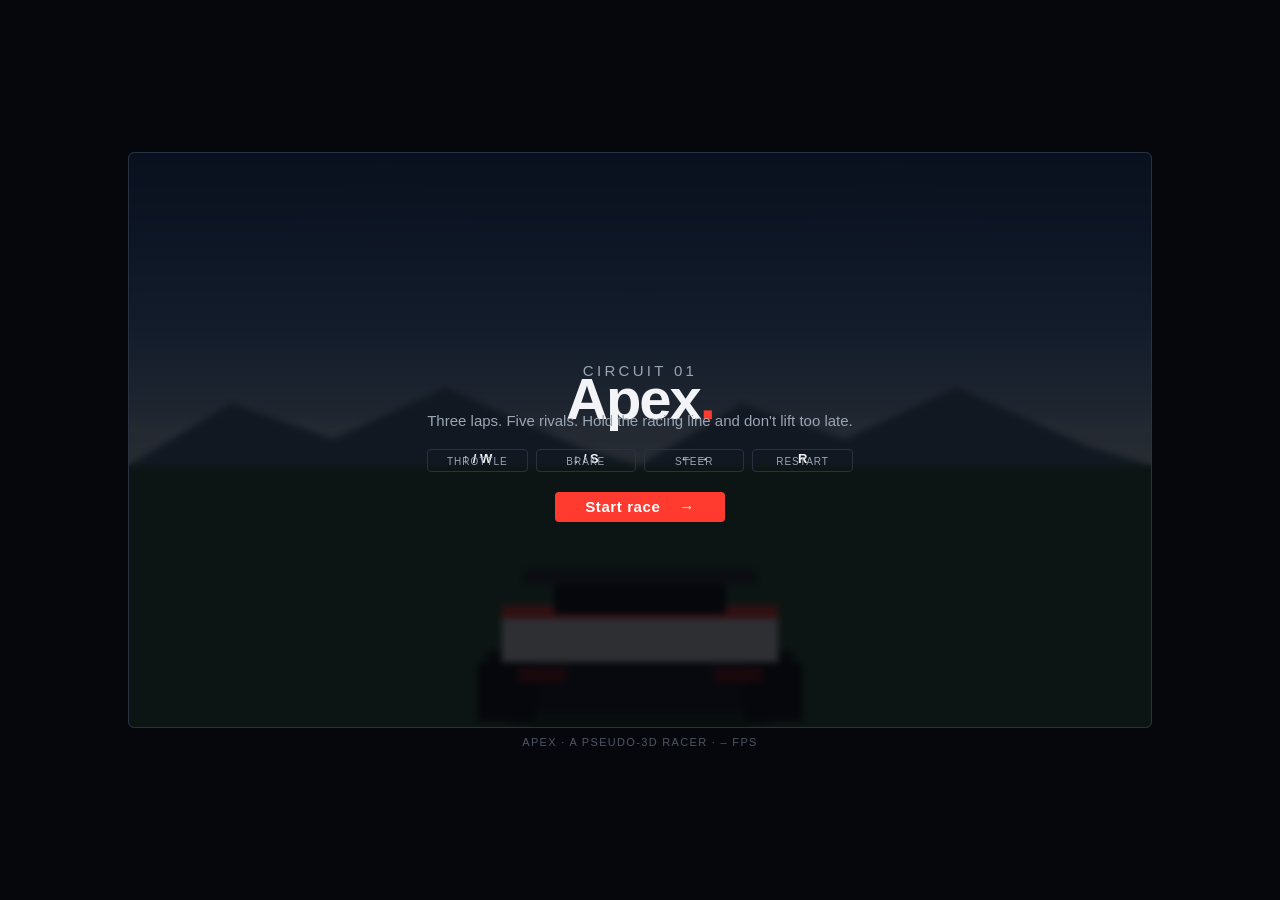
<file: racer-flat/index.html>
<!doctype html>
<html lang="en">
<head>
  <meta charset="utf-8"><meta name="viewport" content="width=device-width, initial-scale=1">
  <title>Apex — a racer</title>
  <meta name="robots" content="noindex">
  <link rel="stylesheet" href="styles.css">
  <script src="racer.js" defer></script>
</head>
<body>
<main class="wrap">
  <div class="stage">
    <canvas id="c" width="1024" height="576" aria-label="Race view" role="img"></canvas>

    <!-- HUD -->
    <div class="hud" id="hud" hidden>
      <div class="hud-tl">
        <div class="tile"><span>LAP</span><strong id="lap">1<i>/3</i></strong></div>
        <div class="tile"><span>POS</span><strong id="pos">1<i>/6</i></strong></div>
      </div>
      <div class="hud-tr">
        <div class="tile time"><span>CURRENT</span><strong id="cur">0:00.00</strong></div>
        <div class="tile time"><span>BEST</span><strong id="best">—:—.—</strong></div>
        <div class="split" id="split"></div>
      </div>
      <div class="hud-br">
        <div class="dial">
          <canvas id="tacho" width="220" height="220"></canvas>
          <div class="readout"><strong id="kph">0</strong><span>KM/H</span><em id="gear">1</em></div>
        </div>
      </div>
      <div class="pedals" aria-hidden="true">
        <button class="pedal" id="p-brake">BRAKE</button>
        <button class="pedal" id="p-gas">GAS</button>
      </div>
      <div class="wheelpad" aria-hidden="true">
        <button class="pedal" id="p-left">◀</button>
        <button class="pedal" id="p-right">▶</button>
      </div>
    </div>

    <!-- start / results -->
    <div class="panel" id="panel">
      <div>
        <p class="eyebrow" id="p-eyebrow">Circuit 01</p>
        <h1 id="p-title">Apex<span>.</span></h1>
        <p id="p-text">Three laps. Five rivals. Hold the racing line and don't lift too late.</p>
        <div class="keys" id="p-keys">
          <div><b>↑ / W</b><span>throttle</span></div>
          <div><b>↓ / S</b><span>brake</span></div>
          <div><b>← →</b><span>steer</span></div>
          <div><b>R</b><span>restart</span></div>
        </div>
        <button class="go" id="go">Start race <span aria-hidden="true">→</span></button>
      </div>
    </div>

    <div class="lights" id="lights" hidden aria-hidden="true">
      <i></i><i></i><i></i><i></i><i></i>
    </div>
    <p class="sr-only" id="say" role="status" aria-live="polite"></p>
  </div>

  <p class="foot">Apex · a pseudo-3D racer · <span id="fps">–</span> fps</p>
</main>
<noscript>This needs JavaScript.</noscript>
</body></html>
</file>
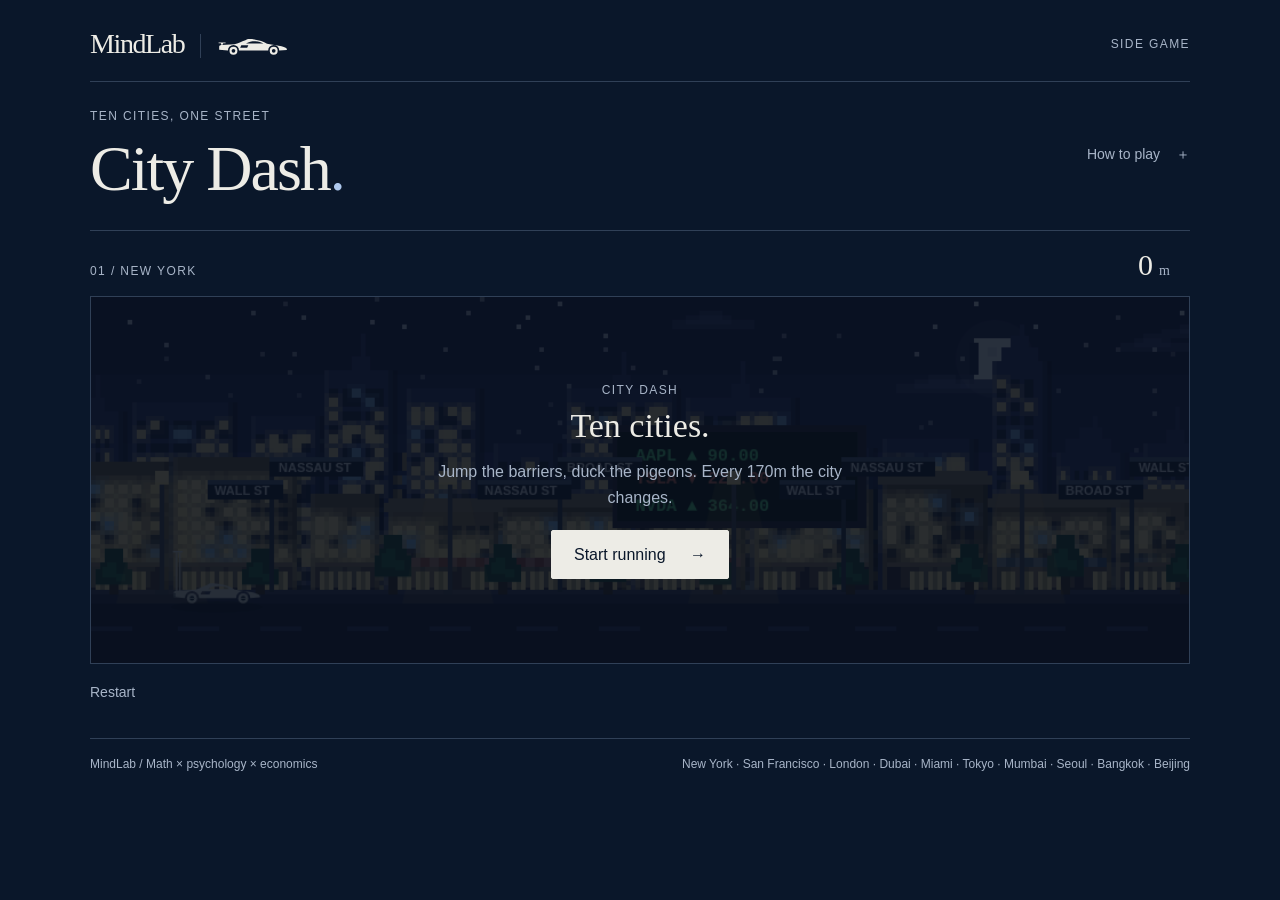
<file: runner/index.html>
<!doctype html>
<html lang="en">
<head>
  <meta charset="utf-8"><meta name="viewport" content="width=device-width, initial-scale=1">
  <title>City Dash · MindLab</title>
  <meta name="description" content="Ten cities, one street. Jump the barriers, duck the pigeons. A MindLab side game.">
  <link rel="stylesheet" href="styles.css">
  <script src="runner.js" defer></script>
</head>
<body>
<main class="game">
  <header class="masthead">
    <a class="brand" href="../" aria-label="MindLab home">MindLab<span class="brand-symbol"><svg viewBox="0 0 120 34" width="70" height="20" fill="currentColor" role="img" aria-label="Pagani hypercar" style="vertical-align:-2px"><path fill-rule="evenodd" d="M2 25V20C2 18 3.5 17 6 16.8L28 15.6C35 15.2 40 11 47 9L50 7.2C54 6.6 58 6.8 62 7.6C71 8.6 78 11.5 84 15L104 18.2C111 19.3 116 21 118 23.5V25.6L105 26.5A9.5 9.5 0 0 0 86 26.5H36A9.5 9.5 0 0 0 17 26.5ZM48 14.3C53 11.3 58 10.3 64 10.4C70 10.6 74 12 78 14.5ZM40 17.6L52 17.3L50 21.5H38Z"/><path d="M1 12.5H13V14H9L8 16.6H5.5L5 14H1Z"/><path fill-rule="evenodd" d="M95.5 20.2a6.8 6.8 0 1 1 0 13.6a6.8 6.8 0 1 1 0-13.6ZM95.5 23.8a3.2 3.2 0 1 0 0 6.4a3.2 3.2 0 1 0 0-6.4ZM26.5 20.2a6.8 6.8 0 1 1 0 13.6a6.8 6.8 0 1 1 0-13.6ZM26.5 23.8a3.2 3.2 0 1 0 0 6.4a3.2 3.2 0 1 0 0-6.4Z"/></svg></span></a>
    <span class="eyebrow">Side game</span>
  </header>

  <section class="heading">
    <div>
      <p class="eyebrow">Ten cities, one street</p>
      <h1>City Dash<span>.</span></h1>
    </div>
    <button class="text-button" id="rules-toggle" aria-expanded="false" aria-controls="rules">How to play <span aria-hidden="true">＋</span></button>
  </section>

  <section class="rules" id="rules" hidden>
    <h2>Two ways past the street.</h2>
    <p>Roadwork barriers on the pavement you <strong>jump</strong>. Pigeons at head height you <strong>duck</strong>. It gets faster the longer you last.</p>
    <div class="keys">
      <div><span>Jump</span><strong>Space / ↑ / W</strong><em>or tap the top half</em></div>
      <div><span>Duck</span><strong>↓ / S</strong><em>or tap the bottom half</em></div>
      <div><span>Pause</span><strong>P</strong><em>or leave the tab</em></div>
      <div><span>Restart</span><strong>R</strong><em>or press the button</em></div>
    </div>
  </section>

  <section class="board">
    <div class="scoreline">
      <span class="eyebrow" id="level-label">01 / Wall Street</span>
      <span class="scores"><span id="score">0</span><i>m</i><span class="best" id="best"></span></span>
    </div>

    <div class="stage">
      <canvas id="c" width="960" height="320" aria-label="Game area" role="img"></canvas>
      <div class="overlay" id="overlay">
        <div>
          <p class="eyebrow" id="over-eyebrow">City Dash</p>
          <h2 id="over-title">Ten cities.</h2>
          <p id="over-text">Jump the barriers, duck the pigeons. Every 170m the city changes.</p>
          <button class="primary" id="go">Start running <span aria-hidden="true">→</span></button>
        </div>
      </div>
    </div>

    <div class="controls">
      <button class="text-button" id="reset">Restart</button>
      <div class="touch" aria-hidden="true">
        <button class="secondary" id="btn-jump">Jump</button>
        <button class="secondary" id="btn-duck">Duck</button>
      </div>
    </div>
    <p class="sr-only" id="announcement" role="status" aria-live="polite"></p>
  </section>

  <footer><span>MindLab / Math × psychology × economics</span><span>New York · San Francisco · London · Dubai · Miami · Tokyo · Mumbai · Seoul · Bangkok · Beijing</span></footer>
</main>
<noscript>This game needs JavaScript enabled to run.</noscript>
</body></html>
</file>
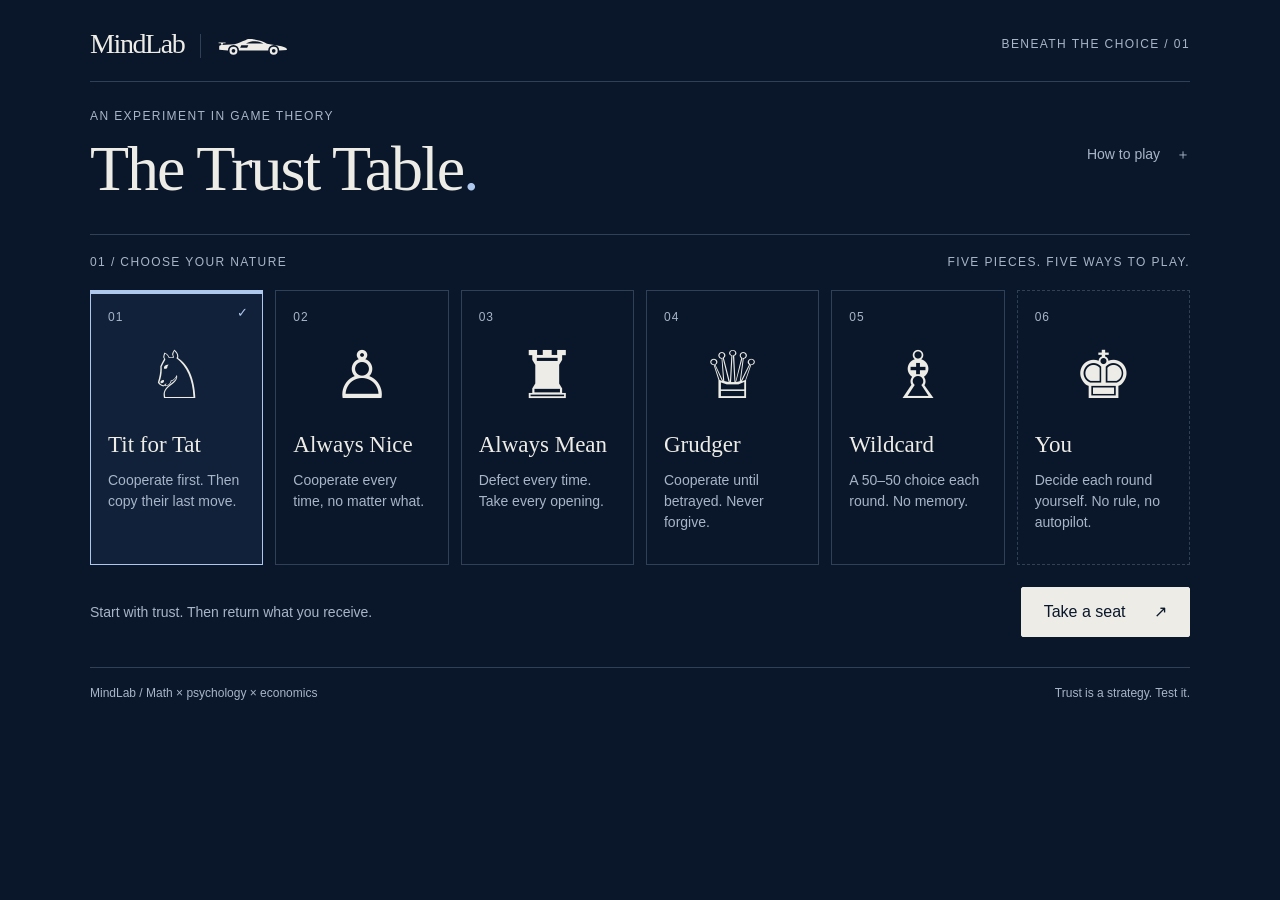
<file: trust-table-8b472b0cea/index.html>
<!doctype html>
<html lang="en">
<head>
  <meta charset="utf-8"><meta name="robots" content="noindex, nofollow"><meta name="viewport" content="width=device-width, initial-scale=1">
  <title>The Trust Table · MindLab</title>
  <meta name="description" content="Five personalities. Twelve encounters. Discover the game theory behind trust at MindLab.">
  <link rel="stylesheet" href="styles.css">
  <script src="engine.js" defer></script><script src="game.js" defer></script>
</head>
<body>
<main class="game">
  <header class="masthead"><a class="brand" href="./" aria-label="MindLab home">MindLab<span class="brand-symbol"><svg viewBox="0 0 120 34" width="70" height="20" fill="currentColor" role="img" aria-label="Pagani hypercar" style="vertical-align:-2px"><path fill-rule="evenodd" d="M2 25V20C2 18 3.5 17 6 16.8L28 15.6C35 15.2 40 11 47 9L50 7.2C54 6.6 58 6.8 62 7.6C71 8.6 78 11.5 84 15L104 18.2C111 19.3 116 21 118 23.5V25.6L105 26.5A9.5 9.5 0 0 0 86 26.5H36A9.5 9.5 0 0 0 17 26.5ZM48 14.3C53 11.3 58 10.3 64 10.4C70 10.6 74 12 78 14.5ZM40 17.6L52 17.3L50 21.5H38Z"/><path d="M1 12.5H13V14H9L8 16.6H5.5L5 14H1Z"/><path fill-rule="evenodd" d="M95.5 20.2a6.8 6.8 0 1 1 0 13.6a6.8 6.8 0 1 1 0-13.6ZM95.5 23.8a3.2 3.2 0 1 0 0 6.4a3.2 3.2 0 1 0 0-6.4ZM26.5 20.2a6.8 6.8 0 1 1 0 13.6a6.8 6.8 0 1 1 0-13.6ZM26.5 23.8a3.2 3.2 0 1 0 0 6.4a3.2 3.2 0 1 0 0-6.4Z"/></svg></span></a><span class="eyebrow">Beneath the choice / 01</span></header>
  <section class="heading"><div><p class="eyebrow">An experiment in game theory</p><h1>The Trust Table<span>.</span></h1></div><button class="text-button" id="rules-toggle" aria-expanded="false" aria-controls="rules">How to play <span aria-hidden="true">＋</span></button></section>
  <section class="rules" id="rules" hidden><h2>Not chess. A game of choices.</h2><p>Two students share a project. Each round, both secretly choose to <strong>cooperate</strong> (contribute) or <strong>defect</strong> (take advantage). Your piece follows the strategy you choose. Both moves are decided before either is revealed.</p><div class="payoffs"><div><span>Both cooperate</span><strong>3 / 3</strong></div><div><span>You defect, they cooperate</span><strong>5 / 0</strong></div><div><span>You cooperate, they defect</span><strong>0 / 5</strong></div><div><span>Both defect</span><strong>1 / 1</strong></div></div><p class="small">Scores are you / opponent. This simplified model is the repeated Prisoner’s Dilemma. Pieces are personalities, not chess moves. No strategy always wins.</p></section>
  <section id="selection"><div class="section-label"><span>01 / Choose your nature</span><span>Five pieces. Five ways to play.</span></div><div id="strategies" class="strategies" role="group" aria-label="Choose your strategy"></div><div class="start-row"><p id="selection-note">Start with trust. Then return what you receive.</p><button class="primary" id="start">Take a seat <span aria-hidden="true">↗</span></button></div></section>
  <section id="match" hidden aria-label="Game table">
    <div class="section-label"><span id="match-label">02 / At the table</span><span id="round-label">Round 00 / 12</span></div>
    <div class="arena">
      <div class="player"><span class="eyebrow">Your piece</span><h2 id="your-name">Tit for Tat</h2><div class="piece large" id="your-piece" aria-hidden="true">♘</div><span class="move" id="your-move">Ready</span><div class="score"><strong id="your-score">0</strong><span>points</span></div></div>
      <div class="table-center"><span class="eyebrow">The exchange</span><div class="exchange" id="exchange" aria-hidden="true">⇄</div><p id="round-story">A stranger takes the other seat.<br>What happens when your rules meet theirs?</p><span class="small" id="gains">12 rounds · simultaneous choices</span></div>
      <div class="player opponent"><span class="eyebrow">Across the table</span><h2 id="opponent-name">Unknown</h2><div class="piece large" id="opponent-piece" aria-hidden="true">♟</div><span class="move" id="opponent-move">Ready</span><div class="score"><strong id="opponent-score">0</strong><span>points</span></div></div>
    </div>
    <div class="history" aria-label="Round history"><span class="eyebrow">The record</span><div id="history" class="rounds"></div><div class="legend"><span><i class="coop"></i> Cooperate</span><span><i class="defect"></i> Defect</span><span>Top: you · Bottom: opponent</span></div></div>
    <div class="choice-row" id="choice-row" hidden><span class="eyebrow">Your move — chosen before you see theirs</span><div><button class="secondary choice" id="choose-c">Cooperate</button><button class="secondary choice" id="choose-d">Defect</button></div></div>
    <div class="match-controls"><button class="text-button" id="reset">Change piece</button><div><button class="secondary" id="auto">Auto-play</button><button class="primary" id="step">Play a round <span aria-hidden="true">→</span></button></div></div>
    <p class="sr-only" id="announcement" role="status" aria-live="polite"></p>
  </section>
  <section id="results" hidden tabindex="-1"><div class="section-label"><span>03 / Beneath the outcome</span><span id="result-label"></span></div><div class="result-grid"><div><p class="eyebrow" id="reveal-label"></p><h2 id="result-title"></h2><p id="lesson"></p><p class="small" id="math-note"></p><p class="reveal-rule" id="your-rule" hidden></p></div><div class="counterfactual"><label for="alternative">What if you had chosen…</label><div class="compare-row"><select id="alternative"></select><button id="compare" class="secondary">Compare</button></div><p id="comparison">Replay the same opponent with a different rule.</p><p class="small">Same opponent and random sequence. A reactive opponent responds to your new choices.</p></div></div><button class="primary" id="again">Meet someone new <span aria-hidden="true">↗</span></button></section>
  <footer><span>MindLab / Math × psychology × economics</span><span>Trust is a strategy. Test it.</span></footer>
</main>
<noscript>This game needs JavaScript enabled to run.</noscript>
</body></html>
</file>
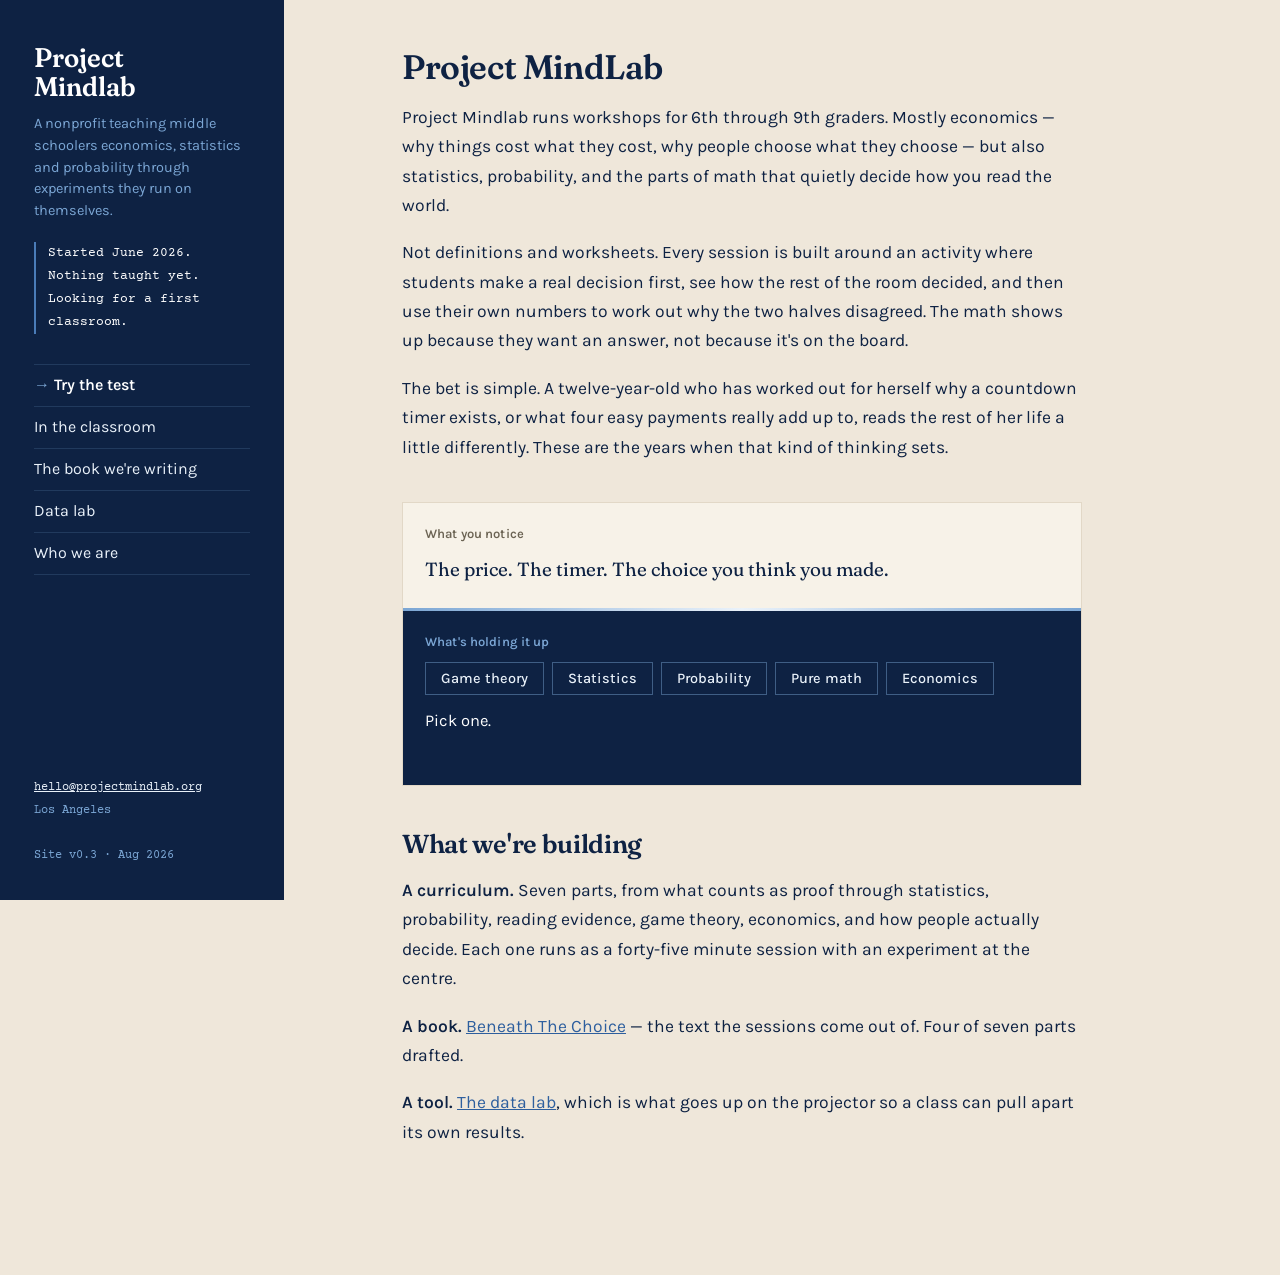
<file: project-mind-lab-v7 (14).html>
<!DOCTYPE html>
<html lang="en">
<head>
<meta charset="utf-8">
<meta name="viewport" content="width=device-width, initial-scale=1">
<title>Project Mindlab</title>
<link rel="preconnect" href="https://fonts.googleapis.com">
<link rel="preconnect" href="https://fonts.gstatic.com" crossorigin>
<link href="https://fonts.googleapis.com/css2?family=Fraunces:SOFT,WONK,opsz,wght@0..100,0..1,9..144,400..700&family=Karla:wght@400;500;600&family=Courier+Prime:ital,wght@0,400;0,700;1,400&display=swap" rel="stylesheet">
<style>
:root{
  --cream:#EFE7DA;
  --cream-lt:#F7F2E8;
  --cream-dk:#E2D8C7;
  --navy:#0E2243;
  --navy-lt:#1B3A63;
  --blue:#2E5F9E;
  --blue-mid:#4A7CB8;
  --blue-pale:#7BA6D4;
  --ice:#EAF2FA;
  --ochre:#1B4A8A;
  --mid:#6B6353;
  --disp:"Fraunces",Georgia,serif;
  --ui:"Karla",-apple-system,sans-serif;
  --tw:"Courier Prime","Courier New",monospace;
}
*{box-sizing:border-box}
@media (prefers-reduced-motion:reduce){*{transition:none!important}}
body{
  margin:0;background:var(--cream);color:var(--navy);
  font-family:var(--ui);font-size:17.5px;line-height:1.68;-webkit-font-smoothing:antialiased
}
h1,h2,h3{
  font-family:var(--disp);font-weight:600;line-height:1.14;letter-spacing:-.012em;margin:0 0 16px;
  font-variation-settings:'SOFT' 40,'WONK' 1,'opsz' 40
}
h1{font-size:34px}
h2{font-size:26px}
h3{font-size:20px;font-weight:600}
p{margin:0 0 18px}
a{color:var(--blue)}
.mid{color:var(--mid)}
strong{font-weight:600}

/* ---- shell ---- */
.shell{display:grid;grid-template-columns:284px 1fr;min-height:100vh}
aside{
  background:var(--navy);color:var(--ice);
  padding:44px 34px 32px;display:flex;flex-direction:column;
  position:sticky;top:0;align-self:start;height:100vh
}
aside .name{
  font-family:var(--disp);font-size:27px;font-weight:600;line-height:1.06;margin:0 0 12px;
  font-variation-settings:'SOFT' 60,'WONK' 1,'opsz' 60
}
aside .name a{color:#fff;text-decoration:none}
aside .tag{font-size:14.5px;color:var(--blue-pale);line-height:1.5;margin:0 0 20px}
aside .status{font-family:var(--tw);font-size:12.5px;line-height:1.85;color:#fff;margin:0 0 30px;
  border-left:2px solid var(--blue-mid);padding-left:12px}
aside nav{display:flex;flex-direction:column;gap:0}
aside nav a{
  font-size:16px;color:var(--ice);text-decoration:none;padding:7px 0;
  border-bottom:1px solid rgba(123,166,212,.18)
}
aside nav a:first-child{border-top:1px solid rgba(123,166,212,.18)}
aside nav a:hover{color:var(--blue-pale)}
aside nav a.on{color:#fff;font-weight:600}
aside nav a.on::before{content:"→ ";color:var(--blue-pale)}
aside .foot{margin-top:auto;font-family:var(--tw);font-size:12px;line-height:1.9;color:var(--blue-pale);padding-top:24px}
aside .foot a{color:var(--ice)}
main{padding:48px 56px 110px;min-width:0}
.page.on{max-width:760px;margin:0 auto}
@media(max-width:900px){
  .shell{display:block}
  .page.on{max-width:none}
  aside{position:static;height:auto;padding:26px 24px 22px}
  aside nav{flex-direction:row;flex-wrap:wrap;gap:0 18px}
  aside nav a{border:none;padding:4px 0}
  aside nav a:first-child{border-top:none}
  aside nav a.on::before{content:""}
  aside .tag{margin-bottom:16px}
  aside .foot{display:none}
  main{padding:28px 24px 80px}
}
.col{max-width:680px}
.page{display:none}.page.on{display:block}


/* ---- the annotated listing ---- */
.listing{display:grid;grid-template-columns:330px 1fr;gap:36px;align-items:start;margin:0 0 42px}
@media(max-width:760px){.listing{grid-template-columns:1fr;gap:24px}}
.card{
  background:#fff;border:1px solid #DAD3C6;padding:0;font-family:var(--ui);
  color:#20242B;box-shadow:0 1px 0 #E6DFD2
}
.card .shot{background:#EDEFF2;height:132px;display:flex;align-items:center;justify-content:center}
.card .body{padding:15px 16px 17px}
.card .brand{font-size:11.5px;color:#8A8F98;letter-spacing:.02em}
.card .title{font-size:15.5px;font-weight:600;line-height:1.3;margin:2px 0 10px}
.card .prices{display:flex;align-items:baseline;gap:9px;flex-wrap:wrap}
.card .was{font-size:14px;color:#8A8F98;text-decoration:line-through}
.card .now{font-size:25px;font-weight:600;color:#A34A2E;letter-spacing:-.02em}
.card .off{font-size:11.5px;background:#FBE9E3;color:#A34A2E;padding:2px 6px;font-weight:600}
.card .split4{font-size:12.5px;color:#20242B;margin-top:8px}
.card .stock{font-size:12.5px;color:#A34A2E;font-weight:600;margin-top:11px}
.card .clock{font-size:12.5px;color:#20242B;margin-top:5px}
.card .clock b{font-family:var(--tw);font-weight:700}
.card .proof{font-size:12px;color:#6C727C;margin-top:11px;border-top:1px solid #EDEAE3;padding-top:10px}
.card .addon{display:flex;gap:8px;align-items:flex-start;font-size:12.5px;margin-top:10px;color:#20242B}
.card .addon input{width:auto;border:none;padding:0;margin:2px 0 0}
.card .buy{
  width:100%;margin-top:13px;background:#20242B;color:#fff;border:none;border-radius:2px;
  font-size:14px;font-weight:600;padding:10px;cursor:default
}
.card .buy:hover{background:#20242B;color:#fff}
.pin{
  display:inline-flex;align-items:center;justify-content:center;width:17px;height:17px;
  background:var(--blue);color:#fff;font-family:var(--tw);font-size:11px;font-weight:700;
  border-radius:50%;margin-left:6px;vertical-align:middle;flex-shrink:0;transition:background .15s
}
.pin.hot{background:var(--navy);transform:scale(1.18)}
.keylist{margin:0;padding:0;list-style:none;border-top:1px solid var(--cream-dk)}
.keylist li{
  display:grid;grid-template-columns:22px 1fr;gap:12px;padding:9px 0;
  border-bottom:1px solid var(--cream-dk);cursor:default
}
.keylist li:hover{background:rgba(46,95,158,.06)}
.keylist .k{font-family:var(--tw);font-size:12.5px;font-weight:700;color:var(--blue);padding-top:3px}
.keylist strong{display:block;font-size:16px;font-weight:600}
.keylist span{display:block;font-size:14.5px;color:var(--mid);line-height:1.45}
.listing .cap{font-size:15px;color:var(--mid);margin:14px 0 0}

/* ---- waterline strip ---- */
.berg{margin:40px 0 8px;border:1px solid var(--cream-dk)}
.berg .above{background:var(--cream-lt);padding:20px 22px 22px}
.berg .below{background:var(--navy);color:var(--ice);padding:20px 22px 24px}
.berg .waterline{height:3px;background:linear-gradient(90deg,#7BA6D4,#EAF2FA,#7BA6D4)}
.wl-lab{font-family:var(--ui);font-size:13px;font-weight:600;letter-spacing:.01em;
  color:var(--mid);display:block;margin-bottom:9px}
.berg .below .wl-lab{color:var(--blue-pale)}
.wl-line{font-family:var(--disp);font-size:19px;margin:0;
  font-variation-settings:'SOFT' 40,'WONK' 1,'opsz' 30}
.subjects{display:flex;flex-wrap:wrap;gap:8px;margin-bottom:14px}
.subjects button{
  font-family:var(--ui);font-size:14.5px;font-weight:500;letter-spacing:0;padding:7px 15px;border-radius:0;
  border:1px solid rgba(123,166,212,.45);background:transparent;color:var(--ice)
}
.subjects button:hover,.subjects button.on{background:var(--ice);color:var(--navy);border-color:var(--ice)}
.wl-out{font-family:var(--ui);font-size:16.5px;color:#fff;margin:0;min-height:3.2em;line-height:1.5;max-width:52ch}

/* ---- the question ---- */

.kick{font-family:var(--tw);font-size:13px;color:var(--mid);margin:0 0 14px}
.step.on{display:block}

.q b{color:var(--blue);font-weight:700;white-space:nowrap}
button{
  font-family:var(--ui);font-size:16px;font-weight:500;padding:8px 20px;
  border:1.5px solid var(--navy);background:transparent;color:var(--navy);cursor:pointer;border-radius:3px
}
button:hover{background:var(--navy);color:var(--cream)}
button:focus-visible{outline:2px solid var(--ochre);outline-offset:2px}
.go{background:var(--navy);color:var(--cream)}
.go:hover{background:var(--blue);border-color:var(--blue)}
.row{display:flex;gap:10px;flex-wrap:wrap;align-items:center}
input[type=number],input[type=text]{
  font-family:var(--tw);font-size:17px;padding:8px 11px;width:115px;
  border:1.5px solid var(--navy);background:#fff;color:var(--navy);border-radius:3px
}
input:focus-visible{outline:2px solid var(--ochre);outline-offset:1px}













.sm{font-size:16px;color:var(--mid)}

/* ---- navy slab ---- */
.slab{background:var(--navy);color:var(--ice);padding:30px 32px;margin:38px 0}
.slab h2,.slab h3{color:#fff}
.slab p{margin:0}
.slab p+p{margin-top:14px}
.slab a{color:var(--blue-pale)}
.pull{
  font-family:var(--disp);font-size:22px;line-height:1.4;font-weight:400;color:#fff;
  font-variation-settings:'SOFT' 60,'WONK' 1,'opsz' 30
}

/* ---- log ---- */
.folk{margin:22px 0 30px;border-top:1px solid var(--cream-dk)}
.person{display:grid;grid-template-columns:66px 1fr;gap:18px;align-items:center;
  padding:14px 0;border-bottom:1px solid var(--cream-dk)}
.person .ph{width:66px;height:66px;background:var(--cream-dk);border:1px solid #CFC3AE;
  display:block;object-fit:cover}
.person strong{display:block;font-weight:600;font-size:17.5px}
.person span{display:block;color:var(--mid);font-size:15.5px;line-height:1.5}
.log{margin-top:44px;border-top:2px solid var(--navy)}
.log ul{margin:0;padding:0}
.log li{
  display:grid;grid-template-columns:100px 1fr;gap:18px;padding:13px 0;
  border-bottom:1px solid var(--cream-dk);list-style:none;font-size:17px
}
.log .d{font-family:var(--tw);font-size:13px;color:var(--blue);padding-top:4px}
@media(max-width:560px){.log li{grid-template-columns:1fr;gap:2px}}

/* ---- book ---- */
.bk{display:grid;grid-template-columns:230px 1fr;gap:44px;align-items:start}
@media(max-width:760px){.bk{grid-template-columns:1fr;gap:26px}.bk .cov{max-width:210px}}
.cov{line-height:0}
.cov img{width:100%;display:block;border:1px solid var(--cream-dk)}
.meta{font-family:var(--tw);font-size:12.5px;color:var(--mid);line-height:2;margin-top:18px}
.contents{margin-top:16px}
.contents ul{margin:0;padding:0}
.contents li{
  display:grid;grid-template-columns:44px 1fr;gap:14px;padding:13px 0;
  border-bottom:1px solid var(--cream-dk);list-style:none;font-size:18px
}
.contents li:first-child{border-top:1px solid var(--cream-dk)}
.contents .n{font-family:var(--tw);font-size:13px;color:var(--blue);padding-top:5px}
.contents .s{color:var(--mid);font-size:15.5px;display:block;line-height:1.5}

/* ---- data lab ---- */
.dl-title{font-family:var(--disp);font-size:22px;font-weight:600;margin:0 0 6px;
  font-variation-settings:'SOFT' 40,'WONK' 1,'opsz' 30}
.dl-intro{font-size:16px;color:var(--mid);max-width:52ch;margin:0 0 26px}

.groups{display:grid;grid-template-columns:1fr 1fr;gap:20px}
@media(max-width:700px){.groups{grid-template-columns:1fr}}
.grp{border:1px solid var(--cream-dk);background:var(--cream-lt);padding:14px 16px 12px}
.grp.sel{border-color:var(--navy);border-width:2px;padding:13px 15px 11px}
.grp .gh{display:flex;justify-content:space-between;align-items:baseline;gap:10px;margin-bottom:2px}
.grp .gn{font-family:var(--tw);font-size:13px;font-weight:700;color:var(--navy);text-transform:uppercase;
  letter-spacing:.03em;cursor:pointer}
.grp .gc{font-family:var(--tw);font-size:12px;color:var(--mid)}
.grp svg{width:100%;height:118px;display:block;margin:8px 0 6px}
.grp .gs{font-family:var(--tw);font-size:13px;color:var(--mid);line-height:1.7}
.grp .gs b{color:var(--navy);font-weight:700}
.grp .ed{font-family:var(--tw);font-size:11.5px;padding:1px 7px;margin-left:6px;
  border:1px solid var(--cream-dk);background:#fff;color:var(--blue);border-radius:0}
.grp .ed:hover{background:var(--navy);color:#fff;border-color:var(--navy)}
.gedit textarea{width:100%;min-height:104px;font-family:var(--tw);font-size:13px;padding:9px;
  border:1px solid var(--navy);background:#fff;color:var(--navy);line-height:1.7;margin:8px 0 0}
.erow{display:flex;gap:8px;align-items:center;margin-top:8px}
.erow button{font-size:13px;padding:5px 13px}
.ehint{font-family:var(--tw);font-size:11.5px;color:var(--mid)}

.verdictbox{border-top:3px solid var(--navy);margin:26px 0 0;padding:18px 0 22px}
.vnum{font-family:var(--disp);font-size:clamp(44px,8vw,72px);font-weight:600;line-height:.95;
  letter-spacing:-.035em;color:var(--navy);font-variation-settings:'SOFT' 40,'WONK' 1,'opsz' 100}
.vlab{font-family:var(--tw);font-size:12.5px;text-transform:uppercase;letter-spacing:.08em;color:var(--mid);margin:0 0 6px}
.vsay{font-size:18.5px;margin:10px 0 0;max-width:48ch;line-height:1.5}
.vsay b{font-weight:600}
.vwarn{font-family:var(--tw);font-size:12.5px;color:var(--mid);margin:12px 0 0}

.term{margin-top:30px;border-top:1px solid var(--cream-dk);padding-top:20px}
.pyhead{display:flex;align-items:center;gap:12px;flex-wrap:wrap}
.pytitle{font-family:var(--disp);font-size:20px;font-weight:600;
  font-variation-settings:'SOFT' 40,'WONK' 1,'opsz' 30}
.pystat{font-family:var(--tw);font-size:12.5px;color:var(--mid)}
.pystat.ok{color:var(--blue);font-weight:700}
.pyboot{font-size:14px;padding:6px 14px;margin-left:auto}
.pyintro{font-size:15.5px;color:var(--mid);max-width:56ch;margin:8px 0 16px}
.snips{display:flex;flex-wrap:wrap;gap:7px;margin-bottom:12px}
.snips button{
  font-family:var(--tw);font-size:12.5px;padding:6px 11px;border:1px solid var(--cream-dk);
  background:var(--cream-lt);color:var(--navy);border-radius:0
}
.snips button:hover{background:var(--navy);color:var(--cream);border-color:var(--navy)}
#pycode{
  width:100%;min-height:112px;font-family:var(--tw);font-size:14.5px;line-height:1.65;
  padding:12px 14px;border:2px solid var(--navy);background:#fff;color:var(--navy);
  resize:vertical;border-radius:0;tab-size:4
}
#pycode:focus-visible{outline:2px solid var(--blue);outline-offset:1px}
.pyrow{display:flex;align-items:center;gap:12px;margin-top:10px}
.pyhint{font-family:var(--tw);font-size:12px;color:var(--mid)}
.console{background:transparent;color:var(--navy);font-family:var(--tw);font-size:13.5px;
  padding:12px 0 0;max-height:340px;overflow:auto;line-height:1.75;white-space:pre;word-break:normal}
.console .cmd{color:var(--blue);font-weight:700;white-space:pre-wrap}
.console .err{color:#8A5A3B;white-space:pre-wrap}
.cin{display:flex;border:2px solid var(--navy);background:#fff}
.cin span{font-family:var(--tw);font-weight:700;padding:11px 3px 11px 14px;color:var(--blue);font-size:16px}
.cin input{border:none;flex:1;width:auto;font-family:var(--tw);font-size:16px;padding:11px 14px 11px 5px;background:#fff;color:var(--navy)}
.cin input:focus{outline:none}
.cmds{font-family:var(--tw);font-size:12px;color:var(--mid);margin:7px 0 0;line-height:1.7}

.addbox{margin-top:30px;border-top:1px solid var(--cream-dk);padding-top:16px}
.addbox label{font-family:var(--tw);font-size:12.5px;text-transform:uppercase;letter-spacing:.06em;color:var(--mid);display:block;margin-bottom:8px}
.addrow{display:flex;gap:10px;align-items:flex-start}
.addrow textarea{flex:1;min-height:52px}
textarea{font-family:var(--tw);font-size:14px;padding:9px 11px;border:1px solid var(--navy);
  background:#fff;color:var(--navy);resize:vertical;border-radius:0;line-height:1.6;width:100%}
.fn{font-family:var(--tw);font-size:12px;color:var(--mid);line-height:1.9;margin-top:26px}
code{font-family:var(--tw);font-size:16px;background:var(--ice);padding:1px 5px}
</style>
</head>
<body>
<div class="shell">

<aside>
  <p class="name"><a href="#/">Project<br>Mindlab</a></p>
  <p class="tag">A nonprofit teaching middle schoolers economics, statistics and probability through experiments they run on themselves.</p>
  <p class="status">Started June 2026.<br>Nothing taught yet.<br>Looking for a first classroom.</p>
  <nav>
    <a href="#/" data-n="home">Try the test</a>
    <a href="#/sessions" data-n="sessions">In the classroom</a>
    <a href="#/book" data-n="book">The book we're writing</a>
    <a href="#/data" data-n="data">Data lab</a>
    <a href="#/about" data-n="about">Who we are</a>
  </nav>
  <div class="foot">
    <a href="mailto:hello@projectmindlab.org">hello@projectmindlab.org</a><br>
    Los Angeles<br><br>
    Site v0.3 · Aug 2026
  </div>
</aside>

<main>

<!-- HOME -->
<div class="page on" id="p-home">
  <div class="col">
    <h1>Project MindLab</h1>

    <p>Project Mindlab runs workshops for 6th through 9th graders. Mostly economics — why things cost what they cost, why people choose what they choose — but also statistics, probability, and the parts of math that quietly decide how you read the world.</p>

    <p>Not definitions and worksheets. Every session is built around an activity where students make a real decision first, see how the rest of the room decided, and then use their own numbers to work out why the two halves disagreed. The math shows up because they want an answer, not because it's on the board.</p>

    <p>The bet is simple. A twelve-year-old who has worked out for herself why a countdown timer exists, or what four easy payments really add up to, reads the rest of her life a little differently. These are the years when that kind of thinking sets.</p>

    <div class="berg">
      <div class="above">
        <span class="wl-lab">What you notice</span>
        <p class="wl-line">The price. The timer. The choice you think you made.</p>
      </div>
      <div class="waterline"></div>
      <div class="below">
        <span class="wl-lab">What's holding it up</span>
        <div class="subjects">
          <button data-d="Who wins, who loses, and what happens when everyone is guessing what everyone else will do.">Game theory</button>
          <button data-d="Averages, spread, and how a number can be true and still lie to you.">Statistics</button>
          <button data-d="Chance, streaks, and why coincidences feel like signals.">Probability</button>
          <button data-d="Proof. The difference between it worked when I tried it and it has to be true.">Pure math</button>
          <button data-d="Scarcity, incentives, prices, and why anything costs what it costs.">Economics</button>
        </div>
        <p class="wl-out" id="wl-out">Pick one.</p>
      </div>
    </div>

    <h2 style="margin-top:44px">What we're building</h2>
    <p><strong>A curriculum.</strong> Seven parts, from what counts as proof through statistics, probability, reading evidence, game theory, economics, and how people actually decide. Each one runs as a forty-five minute session with an experiment at the centre.</p>
    <p><strong>A book.</strong> <a href="#/book">Beneath The Choice</a> — the text the sessions come out of. Four of seven parts drafted.</p>
    <p><strong>A tool.</strong> <a href="#/data">The data lab</a>, which is what goes up on the projector so a class can pull apart its own results.</p>

  </div>
</div>

<!-- SESSIONS -->
<div class="page" id="p-sessions">
  <div class="col">
    <h1>Sessions</h1>
    <p>Forty-five minutes. We need a room, a board, and a stack of paper. Students don't need laptops and the school doesn't buy anything.</p>
    <p>Fifteen minutes on the experiment, fifteen on the math, fifteen on where it shows up. We don't say what's being measured until the answers are already on the board, because saying it first changes the answers.</p>
    <p>Two groups, split by grade. Both do the same experiment the same week. The 6th and 7th graders stop at percentages; the 8th and 9th graders take it to rates and compounding.</p>

    <h2 style="margin-top:40px">Example: present bias</h2>
    <p>We offer the room a choice. One snack now, or two at the end of the session. Everyone writes it down and folds the paper so nobody's copying. Most take the one now.</p>
    <p>Then we run it again with the tradeoff pushed a week out. One snack next Friday, or two the Friday after. Now almost everyone waits. Same decision, the room flips, and they notice it flipping before we say anything.</p>
    <p>Then the arithmetic. Waiting one week doubled the snack, so the class works out the weekly rate: 100% in seven days. Compounded over a year that's a number with more digits than anyone expects, and getting there takes about ten minutes of percentage work that nobody complains about because they want to know the answer.</p>
    <p>Last part of the period, we put two listings on the board. The same jacket at $110, and at four payments of $27.50. Students multiply: 4 × 27.50 = 110. Identical money, and most of the room says the second one feels cheaper. Then we ask why a store would pay someone to build the second version.</p>

    <div class="slab">
      <h3>If you're a teacher</h3>
      <p>A room, a period, and you staying in it. Tell us the grade level and how long you've got, and we'll send back a plan.</p>
      <p><a href="mailto:hello@projectmindlab.org">hello@projectmindlab.org</a></p>
    </div>
  </div>
</div>

<!-- BOOK -->
<div class="page" id="p-book">
  <div class="bk">
    <div class="cov"><img src="[data-uri]" alt="Beneath The Choice — cover"></div>
    <div class="col">
      <h1 style="margin-bottom:4px">Beneath The Choice</h1>
      <p class="mid" style="margin-bottom:24px">In progress.</p>
      <p>You didn’t pick that price. You picked the first number somebody showed you, adjusted a little, and called it your own idea.</p>
      <p>This is a book about the machinery under everyday decisions, written for readers who are twelve. It doesn't talk down to them and it doesn't stop at vocabulary. Every chapter is short, ends in an experiment you can run with a room and a stack of paper, and shows the arithmetic instead of asserting the conclusion.</p>
      <p>It starts with what actually counts as proof, works through statistics, probability, and how to read evidence, then spends the back half on the biases themselves and where they get used on you commercially. The last three chapters are about which of these findings survived replication, and what to do about the ones that did.</p>
      <p>It's the book the sessions come out of. Volunteers teach from it, students read it.</p>
      <div class="row" style="margin-top:26px">
        <button class="go" onclick="alert('Hook this up to a real form. Tally or Google Forms both work with no backend.')">Get the first chapter</button>
      </div>
      <p class="meta">57 chapters · 7 parts · ~65,000 words<br>First draft: September 2026</p>
    </div>
  </div>

  <div class="col contents">
    <h3 style="margin-top:44px">The seven parts</h3>
    <ul>
      <li><span class="n">I</span><span>Proofs<span class="s">How we know something is true, not just probably true</span></span></li>
      <li><span class="n">II</span><span>Statistics<span class="s">Summarizing a pile of numbers without lying with them</span></span></li>
      <li><span class="n">III</span><span>Randomness<span class="s">What chance actually looks like up close</span></span></li>
      <li><span class="n">IV</span><span>Data analysis<span class="s">Reading evidence, and making your own</span></span></li>
      <li><span class="n">V</span><span>Game theory<span class="s">Deciding when other people are deciding too</span></span></li>
      <li><span class="n">VI</span><span>Economics<span class="s">Why things cost what they cost</span></span></li>
      <li><span class="n">VII</span><span>Behavioral economics<span class="s">Where the theory meets the actual human</span></span></li>
    </ul>
  </div>
</div>

<!-- DATA -->
<div class="page" id="p-data">
  <p class="dl-title">Data lab</p>
  <p class="dl-intro">Use this after the class has made its guesses. Sample numbers from the anchoring activity are loaded — press <em>edit</em> on either group to type in what your class actually said, and everything below updates.</p>

  <div class="groups" id="groups"></div>

  <div class="verdictbox" id="cmp"></div>

  <div class="term">
    <div class="pyhead">
      <span class="pytitle">Python</span>
      <span class="pystat" id="pystat">not started</span>
      <button class="pyboot" id="pyboot" onclick="bootPy()">Start Python</button>
    </div>
    <p class="pyintro">Real pandas and numpy, running in this tab — nothing is uploaded and nothing is installed. Your class's guesses are already in a table called <code>df</code>. The first start downloads about 12 MB, so do it before the lesson.</p>

    <div class="snips" id="snips">
      <button data-s="0">Look at the table</button>
      <button data-s="1">Summarise it</button>
      <button data-s="2">Compare the two groups</button>
      <button data-s="3">Flip 1,000 coins</button>
      <button data-s="4">Is the gap real?</button>
      <button data-s="5">Make a histogram</button>
    </div>

    <textarea id="pycode" spellcheck="false" aria-label="Python code">df.head()</textarea>
    <div class="pyrow">
      <button class="go" id="pyrun" onclick="runPy()">Run</button>
      <span class="pyhint">Shift + Enter also runs it</span>
    </div>
    <div class="console" id="console"></div>
  </div>

  <div class="addbox">
    <label for="paste">Your class's numbers</label>
    <div class="addrow">
      <textarea id="paste" placeholder="34, 40, 28, 55, 41, 39"></textarea>
      <button onclick="loadPaste()">Add</button>
    </div>
  </div>

  <p class="fn">The two groups start with 20 simulated answers each so there is something on screen before a class has run the activity. Replace them with real numbers using the edit buttons.</p>
</div>

<!-- ABOUT -->
<div class="page" id="p-about">
  <div class="col">
    <h1>Who we are</h1>

    <!-- To add photos, swap <div class="ph"></div> for
         <img class="ph" src="photos/name.jpg" alt=""> -->
    <div class="folk">
      <div class="person"><div class="ph"></div>
        <div><strong>Shreya L.</strong><span>Parts I–III: proofs, statistics, randomness.</span></div></div>
      <div class="person"><div class="ph"></div>
        <div><strong>Poojitha K.</strong><span>Parts IV–VI: reading data, game theory, economics.</span></div></div>
      <div class="person"><div class="ph"></div>
        <div><strong>Sriya V.</strong><span>Part VII: behavioural economics. Built the data lab.</span></div></div>
    </div>

    <p>We write the curriculum, we're writing the book, we built the data lab, and we'll run the sessions ourselves. Teachers host us in their classrooms and after-school programs.</p>
    <p>We haven't run a session in a school yet. That's the honest state of it in August 2026, and you won't find a number of students reached anywhere on this site, because the number is zero. If you let us into a classroom this fall, you'd be first.</p>

    <h2 style="margin-top:38px">Why not just teach budgeting</h2>
    <p>Because a kid can define a credit score perfectly and still not notice the countdown timer on a checkout page, which was put there by somebody who read the same research we did and drew a different conclusion about what to do with it.</p>
    <p>The effects we teach are the ones being used commercially right now. Loot boxes, payment plans, urgency timers, infinite scroll. That knowledge doesn't expire the way a vocabulary list does.</p>

    <h2 style="margin-top:38px">What we're looking for</h2>
    <p><strong>Teachers.</strong> A room and a period. We bring everything else.</p>
    <p><strong>Volunteers.</strong> High schoolers who've taken statistics or economics. Sit in on two sessions and you can run one.</p>

    <div class="slab">
      <h3>Get in touch</h3>
      <p><a href="mailto:hello@projectmindlab.org" style="font-size:19px">hello@projectmindlab.org</a></p>
    </div>
    <p class="fn">Check that projectmindlab.org and the matching handle are actually free before printing anything.</p>
  </div>
</div>

</main>
</div>

<script>

/* listing: live clock + linked highlights */
(function(){
  var t=document.getElementById('tick');
  if(t){var left=3*3600-19;setInterval(function(){
    left--;if(left<0)left=3*3600;
    var h=Math.floor(left/3600),m=Math.floor(left%3600/60),ss=left%60;
    t.textContent=(h<10?'0':'')+h+':'+(m<10?'0':'')+m+':'+(ss<10?'0':'')+ss;
  },1000)}
  function lit(i,on){
    document.querySelectorAll('.pin[data-i="'+i+'"]').forEach(function(e){e.classList.toggle('hot',on)});
  }
  document.querySelectorAll('.keylist li').forEach(function(li){
    var i=li.dataset.i;
    li.addEventListener('mouseenter',function(){lit(i,true)});
    li.addEventListener('mouseleave',function(){lit(i,false)});
  });
  document.querySelectorAll('.pin').forEach(function(pn){
    var i=pn.dataset.i;
    pn.addEventListener('mouseenter',function(){lit(i,true)});
    pn.addEventListener('mouseleave',function(){lit(i,false)});
  });
})();

var PAGES=['home','sessions','book','data','about'];
function route(){
  var h=location.hash.replace('#/','')||'home';
  if(PAGES.indexOf(h)<0)h='home';
  PAGES.forEach(function(p){document.getElementById('p-'+p).classList.toggle('on',p===h)});
  document.querySelectorAll('[data-n]').forEach(function(a){a.classList.toggle('on',a.dataset.n===h)});
  window.scrollTo(0,0);
  if(h==='data'){renderGroups()}
}
window.addEventListener('hashchange',route);

var data={low:[30,25,45,40,35,50,28,42,38,33,55,36,44,30,48,26,40,52,34,39],
          high:[180,220,150,200,175,240,160,195,210,140,185,230,170,205,155,190,215,165,200,178]};
var mine=null;

function mean(a){return a.reduce(function(s,x){return s+x},0)/a.length}
function median(a){var b=a.slice().sort(function(x,y){return x-y}),m=b.length>>1;return b.length%2?b[m]:(b[m-1]+b[m])/2}
function fmt(v){return Math.round(v*100)/100}

var mineLabel='your class';
function sets(){var o={low:data.low,high:data.high};if(mine)o[mineLabel]=mine;return o}
var LBL={low:'Shown $40 first',high:'Shown $250 first'};

function hist(arr,W,H){
  var lo=Math.min.apply(null,arr),hi=Math.max.apply(null,arr);if(hi===lo)hi=lo+1;
  var bins=10,c=new Array(bins).fill(0),pad=4,base=H-16;
  arr.forEach(function(v){c[Math.min(bins-1,Math.floor((v-lo)/(hi-lo)*bins))]++});
  var top=Math.max.apply(null,c)||1,bw=(W-pad*2)/bins;
  var s='<line x1="'+pad+'" y1="'+base+'" x2="'+(W-pad)+'" y2="'+base+'" stroke="#C9BEA9"/>';
  c.forEach(function(n,i){var h=n/top*(base-6);
    s+='<rect x="'+(pad+i*bw+1)+'" y="'+(base-h)+'" width="'+(bw-2)+'" height="'+h+'" fill="#2E5F9E" opacity=".85"/>'});
  var mx=pad+(mean(arr)-lo)/(hi-lo)*(W-pad*2);
  s+='<line x1="'+mx+'" y1="0" x2="'+mx+'" y2="'+base+'" stroke="#0E2243" stroke-width="1.5"/>';
  s+='<text x="'+pad+'" y="'+(H-3)+'" fill="#6B6353" font-size="11" font-family="Courier Prime, monospace">'+fmt(lo)+'</text>';
  s+='<text x="'+(W-pad)+'" y="'+(H-3)+'" fill="#6B6353" font-size="11" font-family="Courier Prime, monospace" text-anchor="end">'+fmt(hi)+'</text>';
  return '<svg viewBox="0 0 '+W+' '+H+'" role="img" aria-label="Distribution">'+s+'</svg>';
}

function renderGroups(){
  var g=document.getElementById('groups');if(!g)return;
  var S=sets(),html='';
  Object.keys(S).forEach(function(k){
    var a=S[k];
    html+='<div class="grp"><div class="gh"><span class="gn">'+(LBL[k]||k)+'</span>'+
      '<span class="gc">'+a.length+' guesses</span></div>'+
      hist(a,300,118)+
      '<div class="gs">mean <b>$'+fmt(mean(a))+'</b> &nbsp;median <b>$'+fmt(median(a))+'</b> &nbsp;range <b>'+fmt(Math.min.apply(null,a))+'\u2013'+fmt(Math.max.apply(null,a))+'</b></div></div>';
  });
  g.innerHTML=html;
  g.querySelectorAll('.ed').forEach(function(b){b.onclick=function(){
    var w=b.closest('.grp');
    w.querySelector('.gview').hidden=true; w.querySelector('.gedit').hidden=false;
    w.querySelector('textarea').focus();
  }});
  g.querySelectorAll('.cancel').forEach(function(b){b.onclick=function(){renderGroups()}});
  g.querySelectorAll('.save').forEach(function(b){b.onclick=function(){
    var k=b.dataset.k, w=b.closest('.grp');
    var nums=w.querySelector('textarea').value.split(/[\s,;]+/).map(parseFloat).filter(function(x){return !isNaN(x)});
    if(nums.length<2){alert('Needs at least two numbers.');return}
    if(k===mineLabel) mine=nums; else data[k]=nums;
    renderGroups(); syncPy();
  }});
  renderCompare();
}

function syncPy(){
  if(typeof pyReady!=='undefined' && pyReady && pyodide){
    pyodide.runPythonAsync(dataAsPython()).then(function(){say('df reloaded \u2014 '+(data.low.length+data.high.length+(mine?mine.length:0))+' rows.')});
  }
}
function renderCompare(){
  var c=document.getElementById('cmp');if(!c)return;
  var a=mean(data.low),b=mean(data.high),d=b-a;
  c.innerHTML='<p class="vlab">Difference between the two groups</p>'+
    '<div class="vnum">$'+fmt(d)+'</div>'+
    '<p class="vsay">The group shown <b>$250</b> guessed <b>$'+fmt(d)+' more</b> on average than the group shown <b>$40</b>. Nothing about the headphones was different.</p>'+
    '<p class="vwarn">'+(data.low.length+data.high.length)+' answers. A gap this size still needs a fair-experiment check before you call it real.</p>';
}
var con=document.getElementById('console');
function say(t,cls){var d=document.createElement('div');if(cls)d.className=cls;d.textContent=t;con.appendChild(d);con.scrollTop=con.scrollHeight}

var SNIPS=[
"df.head(10)",

"df.describe()",

"df.groupby('shown')['guess'].agg(['count','mean','median'])",

"import numpy as np\n\nflips = np.random.randint(0, 2, 1000)\nprint('heads:', flips.sum())\nprint('tails:', 1000 - flips.sum())\nprint('share heads:', flips.mean())",

"# Shuffle the labels and see how often pure chance\n# produces a gap as big as the one we measured.\nimport numpy as np\n\nreal = df.groupby('shown')['guess'].mean()\ngap  = abs(real[250] - real[40])\n\nfake = []\nfor i in range(2000):\n    shuffled = df['shown'].sample(frac=1).values\n    m = df.groupby(shuffled)['guess'].mean()\n    fake.append(abs(m.iloc[1] - m.iloc[0]))\n\nfake = np.array(fake)\nprint('our gap:', round(gap, 2))\nprint('chance beat it', (fake >= gap).sum(), 'times out of 2000')",

"import matplotlib.pyplot as plt\n\nfor label, part in df.groupby('shown'):\n    plt.hist(part['guess'], bins=12, alpha=0.6, label=f'shown ${label}')\nplt.legend(); plt.xlabel('guess'); plt.ylabel('people')\nplt.show()"
];
document.querySelectorAll('.snips button').forEach(function(b){
  b.onclick=function(){
    document.getElementById('pycode').value = SNIPS[+b.dataset.s];
    if(pyReady) runPy(); else say('Press "Start Python" first.', 'err');
  };
});

var pyodide=null, pyReady=false, pyBooting=false;

function pystat(t, ok){
  var e=document.getElementById('pystat');
  e.textContent=t; e.classList.toggle('ok', !!ok);
}

function dataAsPython(){
  var rows=[];
  data.low.forEach(function(v){rows.push('(40,'+v+')')});
  data.high.forEach(function(v){rows.push('(250,'+v+')')});
  if(mine) mine.forEach(function(v){rows.push('(0,'+v+')')});
  return "import pandas as pd\ndf = pd.DataFrame([" + rows.join(',') +
    "], columns=['shown','guess'])\n";
}

var PY_SOURCES=[
  'https://cdn.jsdelivr.net/pyodide/v0.26.2/full/pyodide.js',
  'https://unpkg.com/pyodide@0.26.2/pyodide.js'
];

function loadScript(src){
  return new Promise(function(res,rej){
    var el=document.createElement('script');
    el.src=src; el.async=true;
    el.onload=function(){res(src)};
    el.onerror=function(){rej(new Error('blocked: '+src))};
    document.head.appendChild(el);
  });
}

async function bootPy(){
  if(pyBooting||pyReady) return;
  pyBooting=true;
  document.getElementById('pyboot').disabled=true;

  // 1. get the loader
  if(typeof loadPyodide === 'undefined'){
    pystat('fetching Python…');
    var got=null;
    for(var i=0;i<PY_SOURCES.length;i++){
      try{ await loadScript(PY_SOURCES[i]); got=PY_SOURCES[i]; break; }
      catch(e){ /* try the next mirror */ }
    }
    if(!got || typeof loadPyodide === 'undefined'){
      pystat('blocked');
      say("Couldn't fetch Python from the internet.", 'err');
      say("This almost always means the preview window is blocking outside scripts, not that anything is broken. Save this file and open it directly, or put it on Netlify or GitHub Pages, and it will work.", 'err');
      document.getElementById('pyboot').disabled=false;
      pyBooting=false;
      return;
    }
  }

  // 2. start it
  try{
    pystat('starting… first time takes 20–30s');
    pyodide = await loadPyodide();
    pystat('loading pandas, numpy, matplotlib…');
    await pyodide.loadPackage(['numpy','pandas','matplotlib']);
    pyodide.setStdout({batched:function(t){say(t)}});
    pyodide.setStderr({batched:function(t){say(t,'err')}});
    await pyodide.runPythonAsync(dataAsPython()+"import numpy as np\n");
    pyReady=true;
    document.getElementById('pyboot').style.display='none';
    pystat('ready · pandas, numpy, matplotlib', true);
    say('df is loaded: '+(data.low.length+data.high.length+(mine?mine.length:0))+' rows, columns "shown" and "guess".');
    say('Pick a button above, or write your own.');
  }catch(e){
    pystat('failed');
    say('Python started but something went wrong: '+e, 'err');
    document.getElementById('pyboot').disabled=false;
  }
  pyBooting=false;
}

async function runPy(){
  if(!pyReady){ say('Press "Start Python" first.','err'); return; }
  var code=document.getElementById('pycode').value;
  say('>>> '+code,'cmd');
  document.getElementById('pyrun').disabled=true;
  try{
    await pyodide.runPythonAsync("import io,base64\ntry:\n  import matplotlib\n  matplotlib.use('AGG')\nexcept Exception: pass\n");
    var out = await pyodide.runPythonAsync(code);
    if(out !== undefined && out !== null) say(String(out.toString ? out.toString() : out));
    // if a matplotlib figure was drawn, show it
    var img = await pyodide.runPythonAsync(
      "import base64, io\n" +
      "try:\n" +
      "    import matplotlib.pyplot as plt\n" +
      "    if plt.get_fignums():\n" +
      "        b = io.BytesIO(); plt.savefig(b, format='png', dpi=110, bbox_inches='tight',\n" +
      "            facecolor='#FFFFFF'); plt.close('all')\n" +
      "        base64.b64encode(b.getvalue()).decode()\n" +
      "    else:\n" +
      "        ''\n" +
      "except Exception:\n" +
      "    ''\n");
    if(img){
      var el=document.createElement('img');
      el.src='data:image/png;base64,'+img;
      el.style.cssText='max-width:100%;margin:10px 0;border:1px solid #D8CDB8';
      con.appendChild(el); con.scrollTop=con.scrollHeight;
    }
  }catch(e){
    say(String(e).split('\n').slice(-6).join('\n'), 'err');
  }
  document.getElementById('pyrun').disabled=false;
}

document.getElementById('pycode').addEventListener('keydown',function(e){
  if(e.key==='Enter' && (e.shiftKey||e.metaKey||e.ctrlKey)){ e.preventDefault(); runPy(); }
});

function loadPaste(){
  var nums=document.getElementById('paste').value.split(/[\s,;]+/).map(parseFloat).filter(function(x){return !isNaN(x)});
  if(nums.length<2){say('Need at least two numbers, separated by commas.','err');return}
  mine=nums;renderGroups();
  say('Added '+nums.length+' numbers as "your class".');
  syncPy();
}


route();
</script>
</body>
</html>
</file>
<file: game/styles.css>
:root{color-scheme:dark;--bg:#0a172a;--panel:#102139;--line:#304057;--ink:#edece6;--muted:#a8b5c8;--blue:#aec8ed;--cooperate:#a6c9c0;--defect:#d9a28d;font-family:Arial,Helvetica,sans-serif;font-size:16px}*{box-sizing:border-box}body{margin:0;background:var(--bg);color:var(--ink)}button,select{font:inherit}button,a,select{-webkit-tap-highlight-color:transparent}button{cursor:pointer}button:disabled{cursor:default;opacity:.4}button:focus-visible,a:focus-visible,select:focus-visible{outline:2px solid var(--blue);outline-offset:5px}button{transition:background .2s,border-color .2s,transform .2s}button:hover:not(:disabled){border-color:var(--blue)}[hidden]{display:none!important}.game{max-width:1180px;margin:auto;padding:28px 40px 20px}.masthead{display:flex;align-items:center;justify-content:space-between;padding-bottom:21px;border-bottom:1px solid var(--line)}.brand{font-family:Georgia,'Times New Roman',serif;font-size:28px;letter-spacing:-1.4px;text-decoration:none;color:var(--ink)}.brand-symbol{font-size:21px;margin-left:16px;border-left:1px solid var(--line);padding-left:17px}.eyebrow,.section-label{font-size:12px;letter-spacing:1.4px;text-transform:uppercase;color:var(--muted);line-height:1.7}.heading{display:flex;justify-content:space-between;align-items:center;padding:24px 0 30px}.heading p{margin:0 0 8px}h1{font-family:Georgia,'Times New Roman',serif;font-weight:400;font-size:clamp(38px,5.3vw,64px);line-height:1.08;letter-spacing:-2px;margin:0}h1>span{color:var(--blue)}h2{font-family:Georgia,'Times New Roman',serif;font-weight:400;font-size:27px;line-height:1.2;margin:12px 0}p{line-height:1.6;color:var(--muted)}.text-button{border:0;background:transparent;color:var(--muted);padding:12px 0;font-size:14px}.text-button span{margin-left:12px}.section-label{display:flex;justify-content:space-between;border-top:1px solid var(--line);padding:17px 0 18px;gap:12px;font-size:12px}.strategies{display:grid;grid-template-columns:repeat(6,1fr);gap:12px}.strategy{position:relative;background:transparent;border:1px solid var(--line);text-align:left;color:var(--ink);padding:19px 17px 23px;min-height:275px;display:flex;flex-direction:column;align-items:flex-start}.strategy[aria-pressed=true]{background:var(--panel);border-color:var(--blue);box-shadow:inset 0 3px 0 var(--blue)}.strategy .number{font-size:12px;color:var(--muted);letter-spacing:1px}.piece{font-family:'DejaVu Sans','Segoe UI Symbol','Apple Symbols',serif;line-height:1;font-weight:400}.strategy .piece{font-size:66px;align-self:center;margin:19px 0 23px;color:var(--ink)}.strategy strong{font-family:Georgia,'Times New Roman',serif;font-weight:400;font-size:23px;display:block;margin-bottom:12px}.strategy .description{font-size:14px;line-height:1.5;color:var(--muted)}.strategy .selected-mark{position:absolute;right:14px;top:14px;font-size:13px;color:var(--blue);opacity:0}.strategy[aria-pressed=true] .selected-mark{opacity:1}.start-row{display:flex;align-items:center;justify-content:space-between;gap:20px;padding:22px 0 30px}.start-row p{font-size:14px}.primary,.secondary{border:1px solid var(--line);padding:14px 22px;min-height:48px;border-radius:2px;line-height:1.2}.primary{background:var(--ink);border-color:var(--ink);color:var(--bg)}.primary:hover:not(:disabled){background:var(--blue)}.primary span{margin-left:24px}.secondary{background:transparent;color:var(--ink)}.rules{border:1px solid var(--line);padding:21px 25px;margin-bottom:25px}.rules h2{margin-top:0}.rules p{max-width:850px}.payoffs{display:grid;grid-template-columns:repeat(4,1fr);gap:16px}.payoffs>div{border-top:1px solid var(--line);padding-top:12px;display:flex;flex-direction:column;gap:10px}.payoffs span{font-size:14px;color:var(--muted)}.payoffs strong{font:27px Georgia,serif}.small{font-size:13px;line-height:1.6;color:var(--muted)}.arena{display:grid;grid-template-columns:1fr 1.12fr 1fr;background:var(--panel);border:1px solid var(--line);padding:26px 22px 23px;min-height:333px}.player{text-align:center}.player h2{font-size:26px;margin:9px 0 15px}.large{font-size:91px;color:var(--ink);display:block;transition:transform .35s}.opponent .large{color:var(--blue)}.move{display:block;font-size:13px;letter-spacing:1px;text-transform:uppercase;margin:13px auto 0;color:var(--muted);min-height:20px}.move[data-move=C]{color:var(--cooperate)}.move[data-move=D]{color:var(--defect)}.score{display:flex;align-items:baseline;justify-content:center;gap:9px;margin-top:12px}.score strong{font:38px Georgia,serif;font-variant-numeric:tabular-nums}.score span{font-size:13px;color:var(--muted)}.table-center{display:flex;flex-direction:column;align-items:center;justify-content:center;text-align:center;border-left:1px solid var(--line);border-right:1px solid var(--line);padding:0 20px}.exchange{font:48px Georgia,serif;color:var(--blue);margin:18px 0 4px}.table-center p{font-family:Georgia,serif;font-size:20px;line-height:1.45;margin:10px 0 18px;color:var(--ink)}.history{padding:20px 0}.rounds{display:grid;grid-template-columns:repeat(12,1fr);gap:9px;margin:13px 0}.round-cell{display:flex;flex-direction:column;gap:5px;align-items:center}.round-cell .turn{color:var(--muted);font-size:12px;margin-top:4px}.token{display:block;width:100%;height:15px;background:#16253a;border:1px solid var(--line);transition:background .3s}.token.coop,.legend .coop{background:var(--cooperate);border-color:var(--cooperate)}.token.defect,.legend .defect{background:var(--defect);border-color:var(--defect)}.legend{display:flex;gap:19px;font-size:12px;color:var(--muted);flex-wrap:wrap}.legend span{display:flex;align-items:center;gap:6px}.legend i{display:inline-block;width:8px;height:8px}.legend span:last-child{margin-left:auto}.match-controls{display:flex;align-items:center;justify-content:space-between;gap:16px;padding:5px 0 26px}.match-controls>div{display:flex;gap:10px}.result-grid{display:grid;grid-template-columns:1.15fr 1fr;gap:45px;padding:0 0 24px}.result-grid h2{font-size:36px;letter-spacing:-.7px}.counterfactual{border-left:1px solid var(--line);padding-left:30px;padding-top:14px}.counterfactual label{display:block;font-family:Georgia,serif;font-size:23px;margin-bottom:20px}.compare-row{display:flex;gap:10px}.compare-row select{min-width:0;flex:1;background:var(--panel);color:var(--ink);border:1px solid var(--line);padding:12px;font-size:14px}.counterfactual p{font-size:15px}.counterfactual .small{font-size:12px}#results{padding-bottom:28px;scroll-margin-top:16px}footer{display:flex;justify-content:space-between;gap:15px;border-top:1px solid var(--line);padding-top:18px;font-size:12px;color:var(--muted)}.sr-only{position:absolute;width:1px;height:1px;overflow:hidden;clip:rect(0,0,0,0);white-space:nowrap}.pulse{animation:step .5s ease}@keyframes step{50%{transform:translateY(-9px)}}@media(prefers-reduced-motion:reduce){*,*:before,*:after{animation:none!important;transition:none!important}}@media(max-width:800px){.game{padding:22px}.strategies{gap:8px}.strategy{padding:15px 11px;min-height:270px}.strategy strong{font-size:20px}.strategy .piece{font-size:55px}.strategy .description{font-size:14px}.result-grid{gap:24px}.counterfactual{padding-left:20px}.heading{padding:24px 0}.masthead>.eyebrow{font-size:10px}}@media(max-width:600px){.game{padding:18px 16px}.masthead>.eyebrow{letter-spacing:1px}.brand{font-size:25px}.brand-symbol{display:none}.heading{align-items:flex-end;gap:10px}.heading .eyebrow{font-size:10px;letter-spacing:1px}h1{font-size:39px;letter-spacing:-1.5px}.heading .text-button{font-size:12px;white-space:nowrap;padding-bottom:5px}.strategies{grid-template-columns:repeat(2,1fr);gap:10px}.strategy{min-height:195px;padding:14px}.strategy .piece{margin:6px 0 12px;font-size:49px}.strategy strong{font-size:23px;margin-bottom:8px}.strategy:last-child{grid-column:1/-1;min-height:115px;display:grid;grid-template-columns:64px 1fr;column-gap:10px}.strategy:last-child .number{display:none}.strategy:last-child .piece{grid-column:1;grid-row:1/3;align-self:center;margin:0}.strategy:last-child strong{grid-column:2;align-self:end}.strategy:last-child .description{grid-column:2}.section-label{font-size:10px;letter-spacing:1px}.section-label span:last-child{text-align:right}.start-row{align-items:flex-start}.start-row p{margin:0;max-width:45%;font-size:13px}.primary,.secondary{padding:13px 16px;font-size:14px}.primary span{margin-left:12px}.arena{padding:20px 9px;grid-template-columns:1fr 1.05fr 1fr;min-height:285px}.player .eyebrow,.table-center .eyebrow{font-size:9px;letter-spacing:1px}.player h2{font-size:20px;min-height:46px;margin:10px 0}.large{font-size:66px}.table-center{padding:0 10px}.table-center p{font-size:16px}.exchange{font-size:32px;margin:12px 0 0}.table-center .small{font-size:11px}.move{font-size:10px;letter-spacing:.6px}.score strong{font-size:31px}.score span{font-size:11px}.rounds{gap:5px}.token{height:12px}.legend{gap:10px;font-size:11px}.legend span:last-child{margin-left:0}.match-controls>div{gap:7px}.match-controls .text-button{font-size:12px}.result-grid{grid-template-columns:1fr;gap:10px}.counterfactual{border-left:0;border-top:1px solid var(--line);padding:20px 0 0}.payoffs{grid-template-columns:repeat(2,1fr)}.rules{padding:18px}.result-grid h2{font-size:31px}footer{font-size:10px;line-height:1.6}footer span:last-child{text-align:right}}
/* --- play-yourself mode --- */
.strategy[data-id=you]{border-style:dashed}
.strategy[data-id=you][aria-pressed=true]{border-style:solid}
.choice-row{display:flex;align-items:center;justify-content:space-between;gap:16px;flex-wrap:wrap;padding:16px 0 4px;border-top:1px solid var(--line)}
.choice-row>div{display:flex;gap:10px}
.choice{min-width:150px}
#choose-c:hover:not(:disabled){border-color:var(--cooperate);color:var(--cooperate)}
#choose-d:hover:not(:disabled){border-color:var(--defect);color:var(--defect)}
.reveal-rule{border-top:1px solid var(--line);margin-top:16px;padding-top:14px;font-size:15px;color:var(--ink)}
.reveal-rule strong{font-family:Georgia,serif;font-weight:400;color:var(--blue)}
@media(max-width:800px){.strategies{grid-template-columns:repeat(3,1fr)}}
@media(max-width:600px){.choice{flex:1;min-width:0}.choice-row>div{width:100%}}
</file>
<file: racer-flat/styles.css>
:root{
  color-scheme:dark;
  --ink:#f2f4f8; --dim:#9aa5b5; --line:#2a3242; --panel:rgba(10,14,22,.82);
  --accent:#ff3b30; --good:#39d98a; --warn:#ffcc00;
  font-family:'Helvetica Neue',Arial,sans-serif;
}
*{box-sizing:border-box}
body{margin:0;background:#05070c;color:var(--ink);overflow:hidden}
button{font:inherit;cursor:pointer;-webkit-tap-highlight-color:transparent}
[hidden]{display:none!important}
.sr-only{position:absolute;width:1px;height:1px;overflow:hidden;clip:rect(0,0,0,0)}

.wrap{height:100vh;display:flex;flex-direction:column;align-items:center;justify-content:center;gap:8px;padding:10px}
.stage{position:relative;width:min(100%,1024px);aspect-ratio:16/9;background:#05070c;
  border:1px solid var(--line);border-radius:6px;overflow:hidden;line-height:0}
canvas#c{display:block;width:100%;height:100%}
.foot{margin:0;font-size:11px;letter-spacing:.12em;text-transform:uppercase;color:#4d5666}

/* ---------- HUD ---------- */
.hud{position:absolute;inset:0;pointer-events:none;font-variant-numeric:tabular-nums}
.hud-tl{position:absolute;top:14px;left:14px;display:flex;gap:8px}
.hud-tr{position:absolute;top:14px;right:14px;display:flex;flex-direction:column;gap:6px;align-items:flex-end}
.tile{background:var(--panel);border:1px solid var(--line);border-radius:4px;padding:6px 11px;
  backdrop-filter:blur(4px);min-width:64px}
.tile span{display:block;font-size:9px;letter-spacing:.16em;color:var(--dim)}
.tile strong{display:block;font-size:22px;font-weight:600;line-height:1.1}
.tile strong i{font-style:normal;font-size:13px;color:var(--dim)}
.tile.time strong{font-size:18px}
.split{font-size:13px;font-weight:600;padding:3px 9px;border-radius:3px;opacity:0;transition:opacity .3s}
.split.show{opacity:1}
.split.up{background:rgba(255,59,48,.9)}
.split.down{background:rgba(57,217,138,.9);color:#04180e}

.hud-br{position:absolute;right:12px;bottom:10px}
.dial{position:relative;width:150px;height:150px}
.dial canvas{width:150px;height:150px;display:block}
.readout{position:absolute;inset:0;display:flex;flex-direction:column;align-items:center;
  justify-content:center;line-height:1}
.readout strong{font-size:40px;font-weight:700;letter-spacing:-1px}
.readout span{font-size:9px;letter-spacing:.16em;color:var(--dim);margin-top:3px}
.readout em{position:absolute;bottom:18px;font-style:normal;font-size:15px;font-weight:700;color:var(--warn)}

/* touch controls, only where there is no mouse */
.pedals,.wheelpad{position:absolute;bottom:14px;display:none;gap:10px;pointer-events:auto}
.pedals{right:170px;flex-direction:column}
.wheelpad{left:14px}
.pedal{background:var(--panel);border:1px solid var(--line);color:var(--ink);border-radius:6px;
  padding:14px 18px;font-size:13px;font-weight:700;letter-spacing:.08em}
.pedal:active{background:rgba(255,255,255,.16)}
@media(hover:none){.pedals,.wheelpad{display:flex}}

/* ---------- start / results panel ---------- */
.panel{position:absolute;inset:0;display:flex;align-items:center;justify-content:center;
  background:rgba(5,7,12,.82);backdrop-filter:blur(3px);text-align:center;padding:20px}
.panel>div{max-width:520px}
.eyebrow{margin:0 0 6px;font-size:11px;letter-spacing:.22em;text-transform:uppercase;color:var(--dim)}
.panel h1{margin:0 0 10px;font-size:clamp(34px,6vw,58px);font-weight:800;letter-spacing:-2px}
.panel h1 span{color:var(--accent)}
.panel p{margin:0 0 16px;color:var(--dim);line-height:1.6;font-size:15px}
.keys{display:grid;grid-template-columns:repeat(4,1fr);gap:8px;margin-bottom:20px}
.keys div{border:1px solid var(--line);border-radius:4px;padding:9px 4px}
.keys b{display:block;font-size:13px}
.keys span{display:block;font-size:10px;letter-spacing:.1em;text-transform:uppercase;color:var(--dim);margin-top:3px}
.go{background:var(--accent);border:0;color:#fff;border-radius:4px;padding:15px 30px;
  font-size:15px;font-weight:700;letter-spacing:.04em}
.go:hover{background:#ff5b52}
.go span{margin-left:14px}
.results{width:100%;border-collapse:collapse;margin:4px 0 18px;font-size:14px}
.results td{padding:7px 8px;border-bottom:1px solid var(--line);text-align:left;color:var(--dim)}
.results tr.you td{color:var(--ink);font-weight:700}
.results td:last-child{text-align:right;font-variant-numeric:tabular-nums}

/* ---------- start lights ---------- */
.lights{position:absolute;top:16%;left:50%;transform:translateX(-50%);display:flex;gap:14px}
.lights i{width:34px;height:34px;border-radius:50%;background:#1b1f27;
  border:2px solid #2b3140;box-shadow:inset 0 2px 5px rgba(0,0,0,.7)}
.lights i.on{background:var(--accent);border-color:#ff6a60;box-shadow:0 0 22px rgba(255,59,48,.85)}
.lights i.go{background:var(--good);border-color:#6ff0b4;box-shadow:0 0 22px rgba(57,217,138,.85)}

@media(max-width:700px){
  .dial{width:104px;height:104px}.dial canvas{width:104px;height:104px}
  .readout strong{font-size:27px}.readout em{bottom:11px;font-size:12px}
  .tile strong{font-size:17px}.keys{grid-template-columns:repeat(2,1fr)}
  .pedals{right:120px}
}
@media(prefers-reduced-motion:reduce){*{transition:none!important}}
</file>
<file: runner/styles.css>
/* The runner — same palette as The Trust Table so the two games read as a pair. */
:root{
  color-scheme:dark;
  --bg:#0a172a;--panel:#102139;--line:#304057;--ink:#edece6;--muted:#a8b5c8;
  --blue:#aec8ed;--cash:#8fbf9f;--warn:#d9a28d;
  font-family:Arial,Helvetica,sans-serif;font-size:16px;
}
*{box-sizing:border-box}
body{margin:0;background:var(--bg);color:var(--ink)}
button{font:inherit;cursor:pointer;-webkit-tap-highlight-color:transparent}
button:disabled{cursor:default;opacity:.4}
button:focus-visible,a:focus-visible{outline:2px solid var(--blue);outline-offset:5px}
[hidden]{display:none!important}

.game{max-width:1180px;margin:auto;padding:28px 40px 20px}
.masthead{display:flex;align-items:center;justify-content:space-between;padding-bottom:21px;border-bottom:1px solid var(--line)}
.brand{font-family:Georgia,'Times New Roman',serif;font-size:28px;letter-spacing:-1.4px;text-decoration:none;color:var(--ink)}
.brand-symbol{font-size:21px;margin-left:16px;border-left:1px solid var(--line);padding-left:17px}
.eyebrow{font-size:12px;letter-spacing:1.4px;text-transform:uppercase;color:var(--muted);line-height:1.7}
.heading{display:flex;justify-content:space-between;align-items:center;padding:24px 0 26px}
.heading p{margin:0 0 8px}
h1{font-family:Georgia,'Times New Roman',serif;font-weight:400;font-size:clamp(38px,5.3vw,64px);line-height:1.08;letter-spacing:-2px;margin:0}
h1>span{color:var(--blue)}
h2{font-family:Georgia,'Times New Roman',serif;font-weight:400;font-size:27px;line-height:1.2;margin:12px 0}
p{line-height:1.6;color:var(--muted)}
.text-button{border:0;background:transparent;color:var(--muted);padding:12px 0;font-size:14px}
.text-button span{margin-left:12px}

.rules{border:1px solid var(--line);padding:21px 25px;margin-bottom:25px}
.rules h2{margin-top:0}
.keys{display:grid;grid-template-columns:repeat(4,1fr);gap:16px;margin-top:18px}
.keys>div{border-top:1px solid var(--line);padding-top:12px;display:flex;flex-direction:column;gap:6px}
.keys span{font-size:13px;color:var(--muted)}
.keys strong{font-family:Georgia,serif;font-weight:400;font-size:19px}
.keys em{font-style:normal;font-size:12px;color:var(--muted)}

.scoreline{display:flex;justify-content:space-between;align-items:baseline;border-top:1px solid var(--line);padding:17px 0 14px;gap:12px}
.scores{font-family:Georgia,serif;font-size:30px;font-variant-numeric:tabular-nums;display:flex;align-items:baseline;gap:6px}
.scores i{font-style:normal;font-size:14px;color:var(--muted);margin-right:14px}
.best{font-size:14px;color:var(--muted);font-family:Arial,sans-serif}

.stage{position:relative;border:1px solid var(--line);background:#08101d;line-height:0}
canvas{display:block;width:100%;height:auto;touch-action:manipulation}
.overlay{position:absolute;inset:0;display:flex;align-items:center;justify-content:center;
  text-align:center;background:rgba(8,16,29,.86);padding:20px}
.overlay p{margin:0 0 6px}
.overlay h2{margin:0 0 12px;font-size:34px}
.overlay div{max-width:460px}
.primary{border:1px solid var(--ink);background:var(--ink);color:var(--bg);padding:14px 22px;
  min-height:48px;border-radius:2px;line-height:1.2;margin-top:14px}
.primary:hover{background:var(--blue);border-color:var(--blue)}
.primary span{margin-left:20px}
.secondary{border:1px solid var(--line);background:transparent;color:var(--ink);
  padding:12px 20px;min-height:46px;border-radius:2px}
.secondary:hover{border-color:var(--blue)}

.controls{display:flex;align-items:center;justify-content:space-between;gap:16px;padding:8px 0 26px}
.touch{display:none;gap:10px}
footer{display:flex;justify-content:space-between;gap:15px;border-top:1px solid var(--line);
  padding-top:18px;font-size:12px;color:var(--muted)}
.sr-only{position:absolute;width:1px;height:1px;overflow:hidden;clip:rect(0,0,0,0);white-space:nowrap}

@media(hover:none){.touch{display:flex}}
@media(max-width:800px){
  .game{padding:22px}
  .keys{grid-template-columns:repeat(2,1fr)}
  .heading{padding:22px 0}
}
@media(max-width:600px){
  .game{padding:18px 16px}
  .brand-symbol{display:none}
  h1{font-size:39px;letter-spacing:-1.5px}
  .overlay h2{font-size:26px}
  .scores{font-size:24px}
  .touch{flex:1}
  .touch button{flex:1;padding:12px 8px}
}
@media(prefers-reduced-motion:reduce){*{animation:none!important;transition:none!important}}
</file>
<file: trust-table-8b472b0cea/styles.css>
:root{color-scheme:dark;--bg:#0a172a;--panel:#102139;--line:#304057;--ink:#edece6;--muted:#a8b5c8;--blue:#aec8ed;--cooperate:#a6c9c0;--defect:#d9a28d;font-family:Arial,Helvetica,sans-serif;font-size:16px}*{box-sizing:border-box}body{margin:0;background:var(--bg);color:var(--ink)}button,select{font:inherit}button,a,select{-webkit-tap-highlight-color:transparent}button{cursor:pointer}button:disabled{cursor:default;opacity:.4}button:focus-visible,a:focus-visible,select:focus-visible{outline:2px solid var(--blue);outline-offset:5px}button{transition:background .2s,border-color .2s,transform .2s}button:hover:not(:disabled){border-color:var(--blue)}[hidden]{display:none!important}.game{max-width:1180px;margin:auto;padding:28px 40px 20px}.masthead{display:flex;align-items:center;justify-content:space-between;padding-bottom:21px;border-bottom:1px solid var(--line)}.brand{font-family:Georgia,'Times New Roman',serif;font-size:28px;letter-spacing:-1.4px;text-decoration:none;color:var(--ink)}.brand-symbol{font-size:21px;margin-left:16px;border-left:1px solid var(--line);padding-left:17px}.eyebrow,.section-label{font-size:12px;letter-spacing:1.4px;text-transform:uppercase;color:var(--muted);line-height:1.7}.heading{display:flex;justify-content:space-between;align-items:center;padding:24px 0 30px}.heading p{margin:0 0 8px}h1{font-family:Georgia,'Times New Roman',serif;font-weight:400;font-size:clamp(38px,5.3vw,64px);line-height:1.08;letter-spacing:-2px;margin:0}h1>span{color:var(--blue)}h2{font-family:Georgia,'Times New Roman',serif;font-weight:400;font-size:27px;line-height:1.2;margin:12px 0}p{line-height:1.6;color:var(--muted)}.text-button{border:0;background:transparent;color:var(--muted);padding:12px 0;font-size:14px}.text-button span{margin-left:12px}.section-label{display:flex;justify-content:space-between;border-top:1px solid var(--line);padding:17px 0 18px;gap:12px;font-size:12px}.strategies{display:grid;grid-template-columns:repeat(6,1fr);gap:12px}.strategy{position:relative;background:transparent;border:1px solid var(--line);text-align:left;color:var(--ink);padding:19px 17px 23px;min-height:275px;display:flex;flex-direction:column;align-items:flex-start}.strategy[aria-pressed=true]{background:var(--panel);border-color:var(--blue);box-shadow:inset 0 3px 0 var(--blue)}.strategy .number{font-size:12px;color:var(--muted);letter-spacing:1px}.piece{font-family:'DejaVu Sans','Segoe UI Symbol','Apple Symbols',serif;line-height:1;font-weight:400}.strategy .piece{font-size:66px;align-self:center;margin:19px 0 23px;color:var(--ink)}.strategy strong{font-family:Georgia,'Times New Roman',serif;font-weight:400;font-size:23px;display:block;margin-bottom:12px}.strategy .description{font-size:14px;line-height:1.5;color:var(--muted)}.strategy .selected-mark{position:absolute;right:14px;top:14px;font-size:13px;color:var(--blue);opacity:0}.strategy[aria-pressed=true] .selected-mark{opacity:1}.start-row{display:flex;align-items:center;justify-content:space-between;gap:20px;padding:22px 0 30px}.start-row p{font-size:14px}.primary,.secondary{border:1px solid var(--line);padding:14px 22px;min-height:48px;border-radius:2px;line-height:1.2}.primary{background:var(--ink);border-color:var(--ink);color:var(--bg)}.primary:hover:not(:disabled){background:var(--blue)}.primary span{margin-left:24px}.secondary{background:transparent;color:var(--ink)}.rules{border:1px solid var(--line);padding:21px 25px;margin-bottom:25px}.rules h2{margin-top:0}.rules p{max-width:850px}.payoffs{display:grid;grid-template-columns:repeat(4,1fr);gap:16px}.payoffs>div{border-top:1px solid var(--line);padding-top:12px;display:flex;flex-direction:column;gap:10px}.payoffs span{font-size:14px;color:var(--muted)}.payoffs strong{font:27px Georgia,serif}.small{font-size:13px;line-height:1.6;color:var(--muted)}.arena{display:grid;grid-template-columns:1fr 1.12fr 1fr;background:var(--panel);border:1px solid var(--line);padding:26px 22px 23px;min-height:333px}.player{text-align:center}.player h2{font-size:26px;margin:9px 0 15px}.large{font-size:91px;color:var(--ink);display:block;transition:transform .35s}.opponent .large{color:var(--blue)}.move{display:block;font-size:13px;letter-spacing:1px;text-transform:uppercase;margin:13px auto 0;color:var(--muted);min-height:20px}.move[data-move=C]{color:var(--cooperate)}.move[data-move=D]{color:var(--defect)}.score{display:flex;align-items:baseline;justify-content:center;gap:9px;margin-top:12px}.score strong{font:38px Georgia,serif;font-variant-numeric:tabular-nums}.score span{font-size:13px;color:var(--muted)}.table-center{display:flex;flex-direction:column;align-items:center;justify-content:center;text-align:center;border-left:1px solid var(--line);border-right:1px solid var(--line);padding:0 20px}.exchange{font:48px Georgia,serif;color:var(--blue);margin:18px 0 4px}.table-center p{font-family:Georgia,serif;font-size:20px;line-height:1.45;margin:10px 0 18px;color:var(--ink)}.history{padding:20px 0}.rounds{display:grid;grid-template-columns:repeat(12,1fr);gap:9px;margin:13px 0}.round-cell{display:flex;flex-direction:column;gap:5px;align-items:center}.round-cell .turn{color:var(--muted);font-size:12px;margin-top:4px}.token{display:block;width:100%;height:15px;background:#16253a;border:1px solid var(--line);transition:background .3s}.token.coop,.legend .coop{background:var(--cooperate);border-color:var(--cooperate)}.token.defect,.legend .defect{background:var(--defect);border-color:var(--defect)}.legend{display:flex;gap:19px;font-size:12px;color:var(--muted);flex-wrap:wrap}.legend span{display:flex;align-items:center;gap:6px}.legend i{display:inline-block;width:8px;height:8px}.legend span:last-child{margin-left:auto}.match-controls{display:flex;align-items:center;justify-content:space-between;gap:16px;padding:5px 0 26px}.match-controls>div{display:flex;gap:10px}.result-grid{display:grid;grid-template-columns:1.15fr 1fr;gap:45px;padding:0 0 24px}.result-grid h2{font-size:36px;letter-spacing:-.7px}.counterfactual{border-left:1px solid var(--line);padding-left:30px;padding-top:14px}.counterfactual label{display:block;font-family:Georgia,serif;font-size:23px;margin-bottom:20px}.compare-row{display:flex;gap:10px}.compare-row select{min-width:0;flex:1;background:var(--panel);color:var(--ink);border:1px solid var(--line);padding:12px;font-size:14px}.counterfactual p{font-size:15px}.counterfactual .small{font-size:12px}#results{padding-bottom:28px;scroll-margin-top:16px}footer{display:flex;justify-content:space-between;gap:15px;border-top:1px solid var(--line);padding-top:18px;font-size:12px;color:var(--muted)}.sr-only{position:absolute;width:1px;height:1px;overflow:hidden;clip:rect(0,0,0,0);white-space:nowrap}.pulse{animation:step .5s ease}@keyframes step{50%{transform:translateY(-9px)}}@media(prefers-reduced-motion:reduce){*,*:before,*:after{animation:none!important;transition:none!important}}@media(max-width:800px){.game{padding:22px}.strategies{gap:8px}.strategy{padding:15px 11px;min-height:270px}.strategy strong{font-size:20px}.strategy .piece{font-size:55px}.strategy .description{font-size:14px}.result-grid{gap:24px}.counterfactual{padding-left:20px}.heading{padding:24px 0}.masthead>.eyebrow{font-size:10px}}@media(max-width:600px){.game{padding:18px 16px}.masthead>.eyebrow{letter-spacing:1px}.brand{font-size:25px}.brand-symbol{display:none}.heading{align-items:flex-end;gap:10px}.heading .eyebrow{font-size:10px;letter-spacing:1px}h1{font-size:39px;letter-spacing:-1.5px}.heading .text-button{font-size:12px;white-space:nowrap;padding-bottom:5px}.strategies{grid-template-columns:repeat(2,1fr);gap:10px}.strategy{min-height:195px;padding:14px}.strategy .piece{margin:6px 0 12px;font-size:49px}.strategy strong{font-size:23px;margin-bottom:8px}.strategy:last-child{grid-column:1/-1;min-height:115px;display:grid;grid-template-columns:64px 1fr;column-gap:10px}.strategy:last-child .number{display:none}.strategy:last-child .piece{grid-column:1;grid-row:1/3;align-self:center;margin:0}.strategy:last-child strong{grid-column:2;align-self:end}.strategy:last-child .description{grid-column:2}.section-label{font-size:10px;letter-spacing:1px}.section-label span:last-child{text-align:right}.start-row{align-items:flex-start}.start-row p{margin:0;max-width:45%;font-size:13px}.primary,.secondary{padding:13px 16px;font-size:14px}.primary span{margin-left:12px}.arena{padding:20px 9px;grid-template-columns:1fr 1.05fr 1fr;min-height:285px}.player .eyebrow,.table-center .eyebrow{font-size:9px;letter-spacing:1px}.player h2{font-size:20px;min-height:46px;margin:10px 0}.large{font-size:66px}.table-center{padding:0 10px}.table-center p{font-size:16px}.exchange{font-size:32px;margin:12px 0 0}.table-center .small{font-size:11px}.move{font-size:10px;letter-spacing:.6px}.score strong{font-size:31px}.score span{font-size:11px}.rounds{gap:5px}.token{height:12px}.legend{gap:10px;font-size:11px}.legend span:last-child{margin-left:0}.match-controls>div{gap:7px}.match-controls .text-button{font-size:12px}.result-grid{grid-template-columns:1fr;gap:10px}.counterfactual{border-left:0;border-top:1px solid var(--line);padding:20px 0 0}.payoffs{grid-template-columns:repeat(2,1fr)}.rules{padding:18px}.result-grid h2{font-size:31px}footer{font-size:10px;line-height:1.6}footer span:last-child{text-align:right}}
/* --- play-yourself mode --- */
.strategy[data-id=you]{border-style:dashed}
.strategy[data-id=you][aria-pressed=true]{border-style:solid}
.choice-row{display:flex;align-items:center;justify-content:space-between;gap:16px;flex-wrap:wrap;padding:16px 0 4px;border-top:1px solid var(--line)}
.choice-row>div{display:flex;gap:10px}
.choice{min-width:150px}
#choose-c:hover:not(:disabled){border-color:var(--cooperate);color:var(--cooperate)}
#choose-d:hover:not(:disabled){border-color:var(--defect);color:var(--defect)}
.reveal-rule{border-top:1px solid var(--line);margin-top:16px;padding-top:14px;font-size:15px;color:var(--ink)}
.reveal-rule strong{font-family:Georgia,serif;font-weight:400;color:var(--blue)}
@media(max-width:800px){.strategies{grid-template-columns:repeat(3,1fr)}}
@media(max-width:600px){.choice{flex:1;min-width:0}.choice-row>div{width:100%}}
</file>
